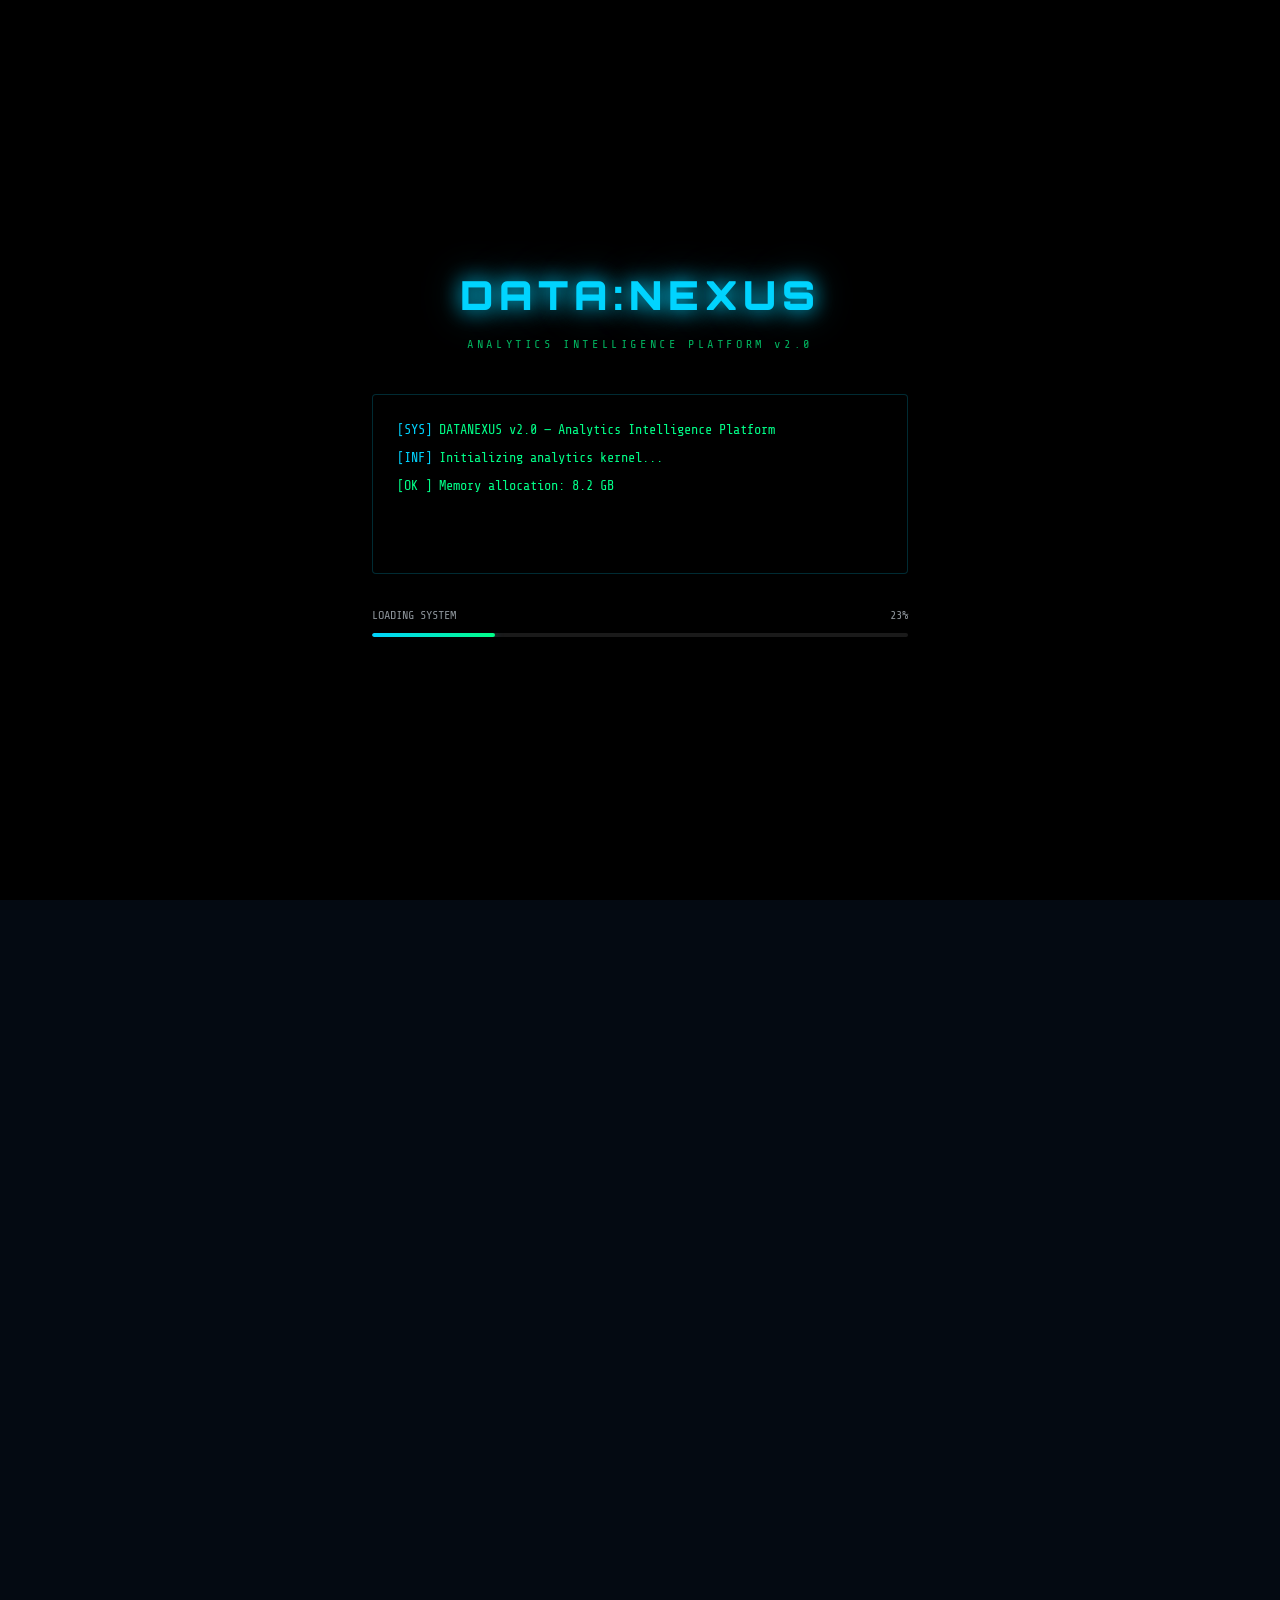
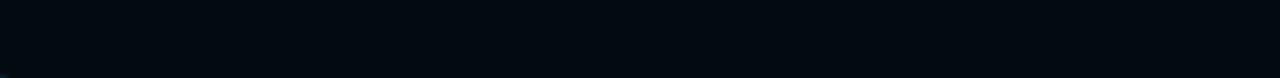
<file: index.html>
<!DOCTYPE html>
<html lang="en">
<head>
  <meta charset="UTF-8">
  <meta name="viewport" content="width=device-width, initial-scale=1.0">
  <title>DataNexus — Sujit Murari | Business Analytics Portfolio</title>
  <meta name="description" content="Sujit Murari — Business Analytics Student. Data Visualization, Tableau, SQL, Python Analytics Dashboard.">
  <link rel="icon" href="./assets/icons/favicon.ico">
  <link rel="preconnect" href="https://fonts.googleapis.com">
  <link rel="preconnect" href="https://fonts.gstatic.com" crossorigin>
  <link href="https://fonts.googleapis.com/css2?family=Orbitron:wght@400;600;700;900&family=Share+Tech+Mono&family=Rajdhani:wght@300;400;500;600;700&display=swap" rel="stylesheet">
  <link rel="stylesheet" href="./assets/css/style.css">
  <style>
    *,*::before,*::after{box-sizing:border-box;margin:0;padding:0}
    body{background:#040a12;color:#e8f4fd;font-family:monospace;overflow-x:hidden}
    #boot-screen{position:fixed;inset:0;background:#000;z-index:9999;display:flex;align-items:center;justify-content:center;flex-direction:column}
    #site-wrapper{opacity:0;transition:opacity 0.8s ease;position:relative;z-index:2}
    #site-wrapper.visible{opacity:1}

    /* ── Section divider (consistent with all pages) ── */
    .dn-divider {
      display: flex;
      align-items: center;
      gap: 1rem;
      margin: 0 0 1.5rem;
    }
    .dn-divider-label {
      font-family: 'Share Tech Mono', monospace;
      font-size: 0.7rem;
      letter-spacing: 0.28em;
      color: var(--cyan);
      white-space: nowrap;
    }
    .dn-divider-line {
      flex: 1;
      height: 1px;
      background: linear-gradient(90deg, rgba(53,224,255,0.35), transparent);
    }

    /* ── KPI cards ── */
    .kpi-grid {
      display: grid;
      grid-template-columns: repeat(auto-fit, minmax(220px, 1fr));
      gap: 1.25rem;
    }
    .kpi-card {
      padding: 1.5rem;
    }
    .kpi-label {
      font-family: 'Share Tech Mono', monospace;
      font-size: 0.65rem;
      letter-spacing: 0.22em;
      color: var(--text-dim);
      text-transform: uppercase;
      margin-bottom: 0.5rem;
    }
    .kpi-value {
      font-family: var(--font-display);
      font-size: 2.2rem;
      font-weight: 900;
      color: var(--cyan);
      line-height: 1;
      margin-bottom: 0.4rem;
    }
    .kpi-value.green  { color: var(--green); }
    .kpi-value.purple { color: #b084ff; }
    .kpi-value.orange { color: var(--orange); font-size: 1.4rem; margin-top: 0.3rem; }
    .kpi-sub {
      font-family: 'Rajdhani', sans-serif;
      font-size: 0.85rem;
      font-weight: 300;
      color: var(--text-secondary);
      margin-bottom: 0.75rem;
    }
    .kpi-sparkline {
      height: 2px;
      border-radius: 999px;
      background: linear-gradient(90deg, var(--cyan), #0af);
      box-shadow: 0 0 6px rgba(53,224,255,0.4);
    }

    /* ── Specialization domain cards ── */
    .domains-grid {
      display: grid;
      grid-template-columns: repeat(auto-fit, minmax(280px, 1fr));
      gap: 1.5rem;
    }
    .domain-card {
      padding: 1.5rem;
    }
    .domain-id {
      font-family: 'Share Tech Mono', monospace;
      font-size: 0.65rem;
      letter-spacing: 0.2em;
      margin-bottom: 0.75rem;
    }
    .domain-title {
      font-family: var(--font-display);
      font-size: 1rem;
      font-weight: 700;
      color: var(--text-primary);
      margin-bottom: 0.5rem;
    }
    .domain-desc {
      font-family: 'Rajdhani', sans-serif;
      font-size: 0.88rem;
      font-weight: 300;
      color: var(--text-secondary);
      line-height: 1.65;
    }
  </style>
</head>
<body>

<!-- BOOT SCREEN -->
<div id="boot-screen">
  <div class="boot-container">
    <div class="boot-logo">DATA:NEXUS</div>
    <div class="boot-sub">ANALYTICS INTELLIGENCE PLATFORM v2.0</div>
    <div class="boot-terminal" id="boot-terminal"></div>
    <div class="boot-progress-wrap">
      <div class="boot-progress-label">
        <span>LOADING SYSTEM</span>
        <span id="boot-progress-pct">0%</span>
      </div>
      <div class="boot-progress-bar">
        <div class="boot-progress-fill" id="boot-progress-fill"></div>
      </div>
    </div>
  </div>
</div>

<div id="site-wrapper">
  <canvas id="matrix-canvas"></canvas>
  <div class="grid-overlay"></div>
  <div class="scan-line"></div>

  <!-- NAV — all 7 links including Analytics Lab -->
  <nav class="nav">
    <a href="./index.html" class="nav-logo">
      <span class="logo-bracket">[</span>DN<span class="logo-bracket">]</span> DATANEXUS
    </a>
    <ul class="nav-links">
      <li><a href="./index.html">Home</a></li>
      <li><a href="./skills.html">Skills</a></li>
      <li><a href="./projects.html">Projects</a></li>
      <li><a href="./lab.html">Analytics Lab</a></li>
      <li><a href="./about.html">About</a></li>
      <li><a href="./connect.html">Connect</a></li>
      <li><a href="./contact.html">Contact</a></li>
    </ul>
    <div class="nav-status"><div class="status-dot"></div><span id="nav-clock">00:00:00</span></div>
    <div class="nav-toggle" id="nav-toggle"><span></span><span></span><span></span></div>
  </nav>
  <div class="nav-mobile" id="nav-mobile">
    <a href="./index.html">◈ Home</a>
    <a href="./skills.html">◈ Skills</a>
    <a href="./projects.html">◈ Projects</a>
    <a href="./lab.html">◈ Analytics Lab</a>
    <a href="./about.html">◈ About</a>
    <a href="./connect.html">◈ Connect</a>
    <a href="./contact.html">◈ Contact</a>
  </div>

  <!-- HERO -->
  <section class="hero page">
    <div class="radar-bg">
      <div class="radar-ring"></div>
      <div class="radar-ring"></div>
      <div class="radar-ring"></div>
      <div class="radar-ring"></div>
    </div>
    <div class="hero-data-stream">
      <div class="stream-row" style="--delay:0s"><span class="stream-key">DATA.IN</span><span class="stream-val">247.3 GB</span></div>
      <div class="stream-row" style="--delay:0.4s"><span class="stream-key">QUERIES</span><span class="stream-val">1,842</span></div>
      <div class="stream-row" style="--delay:0.8s"><span class="stream-key">ACCURACY</span><span class="stream-val">97.4%</span></div>
      <div class="stream-row" style="--delay:1.2s"><span class="stream-key">LATENCY</span><span class="stream-val">12ms</span></div>
      <div class="stream-row" style="--delay:1.6s"><span class="stream-key">NODES</span><span class="stream-val">16</span></div>
      <div class="stream-row" style="--delay:2.0s"><span class="stream-key">UPTIME</span><span class="stream-val">99.98%</span></div>
      <div class="stream-row" style="--delay:2.4s"><span class="stream-key">MODELS</span><span class="stream-val">4 ACTIVE</span></div>
      <div class="stream-row" style="--delay:2.8s"><span class="stream-key">ALERTS</span><span class="stream-val">NONE</span></div>
    </div>

    <div class="hero-eyebrow">ANALYST PROFILE LOADED</div>
    <h1 class="hero-name glitch" data-glitch="SUJIT MURARI">SUJIT MURARI</h1>
    <div class="hero-role">BUSINESS ANALYTICS STUDENT</div>
    <p class="hero-tagline">
      Transforming business data into <span>strategic insights</span>.<br>
      Building intelligence dashboards that drive decisions.
    </p>
    <div class="hero-tools">
      <span class="tool-badge">◈ Tableau</span>
      <span class="tool-badge">◈ Excel</span>
      <span class="tool-badge">◈ SQL</span>
      <span class="tool-badge">◈ Python</span>
      <span class="tool-badge">◈ Pandas</span>
      <span class="tool-badge">◈ Power BI</span>
      <span class="tool-badge">◈ Statistics</span>
    </div>
    <div class="hero-cta">
      <a href="./projects.html" class="btn btn-primary">▸ View Projects</a>
      <a href="./skills.html" class="btn btn-secondary">▸ View Skills</a>
      <a href="./contact.html" class="btn btn-ghost">▸ Contact</a>
    </div>
    <div style="margin-top: 3rem; font-family: var(--font-mono); font-size: 0.7rem; color: var(--text-dim); display: flex; align-items: center; gap: 0.75rem;">
      <span style="color: var(--green);">SYS://</span>
      <span id="terminal-ticker">&gt; DATANEXUS ONLINE</span>
    </div>
  </section>

  <!-- KPI DASHBOARD -->
  <section class="kpi-section">
    <div class="dn-divider fade-in">
      <span class="dn-divider-label">◈ 01 · ANALYTICS METRICS</span>
      <div class="dn-divider-line"></div>
    </div>
    <div class="kpi-grid">
      <div class="glow-card bracket-card kpi-card fade-in stagger-1">
        <div class="kpi-label">Projects Completed</div>
        <div class="kpi-value" data-target="4" data-suffix="">0</div>
        <div class="kpi-sub">Dashboard &amp; Analytics Projects</div>
        <div class="kpi-sparkline"></div>
      </div>
      <div class="glow-card bracket-card kpi-card fade-in stagger-2">
        <div class="kpi-label">Tools Mastered</div>
        <div class="kpi-value green" data-target="7" data-suffix="+">0</div>
        <div class="kpi-sub">Tableau, SQL, Python, Excel &amp; more</div>
        <div class="kpi-sparkline" style="background:linear-gradient(90deg,var(--green),#00cc66);box-shadow:0 0 6px var(--green-glow);"></div>
      </div>
      <div class="glow-card bracket-card kpi-card fade-in stagger-3">
        <div class="kpi-label">Skills Tracked</div>
        <div class="kpi-value purple" data-target="12" data-suffix="">0</div>
        <div class="kpi-sub">Technical &amp; Analytical Competencies</div>
        <div class="kpi-sparkline" style="background:linear-gradient(90deg,#7b2fff,#b084ff);box-shadow:0 0 6px rgba(123,47,255,0.4);"></div>
      </div>
      <div class="glow-card bracket-card kpi-card fade-in stagger-4">
        <div class="kpi-label">Internship Status</div>
        <div class="kpi-value orange">SEEKING</div>
        <div class="kpi-sub">Open to Analytics Opportunities</div>
        <div class="kpi-sparkline" style="background:linear-gradient(90deg,var(--orange),#ffaa00);box-shadow:0 0 6px rgba(255,107,53,0.4);"></div>
      </div>
    </div>
  </section>

  <!-- SPECIALIZATION DOMAINS -->
  <section class="page-section" style="padding-top: 0;">
    <div class="dn-divider fade-in">
      <span class="dn-divider-label">◈ 02 · SPECIALIZATION DOMAINS</span>
      <div class="dn-divider-line"></div>
    </div>
    <div class="domains-grid">
      <div class="glow-card bracket-card domain-card fade-in stagger-1">
        <div class="domain-id" style="color:var(--cyan);">DOMAIN_01</div>
        <div class="domain-title">Data Visualization</div>
        <div class="domain-desc">Building executive-grade Tableau dashboards with KPI cards, dual-axis charts, and interactive filters that communicate business insights clearly.</div>
      </div>
      <div class="glow-card bracket-card domain-card fade-in stagger-2">
        <div class="domain-id" style="color:var(--green);">DOMAIN_02</div>
        <div class="domain-title">Statistical Analytics</div>
        <div class="domain-desc">Applying regression, correlation analysis, hypothesis testing, and distribution modeling to derive statistically sound business recommendations.</div>
      </div>
      <div class="glow-card bracket-card domain-card fade-in stagger-3">
        <div class="domain-id" style="color:#b084ff;">DOMAIN_03</div>
        <div class="domain-title">Business Intelligence</div>
        <div class="domain-desc">Translating raw operational data into pricing, revenue, and customer segmentation insights aligned with strategic business objectives.</div>
      </div>
    </div>
  </section>

  <footer class="footer">
    <div class="footer-left"><span>[DN]</span> DATANEXUS v2.0 — <span>SUJIT MURARI</span> — Business Analytics Portfolio</div>
    <div class="footer-right">DEV BHOOMI UTTARAKHAND UNIVERSITY · SEM IV · 2025</div>
  </footer>
</div>

<script src="./assets/js/loader.js"></script>
<script src="./assets/js/script.js"></script>
</body>
</html>
</file>
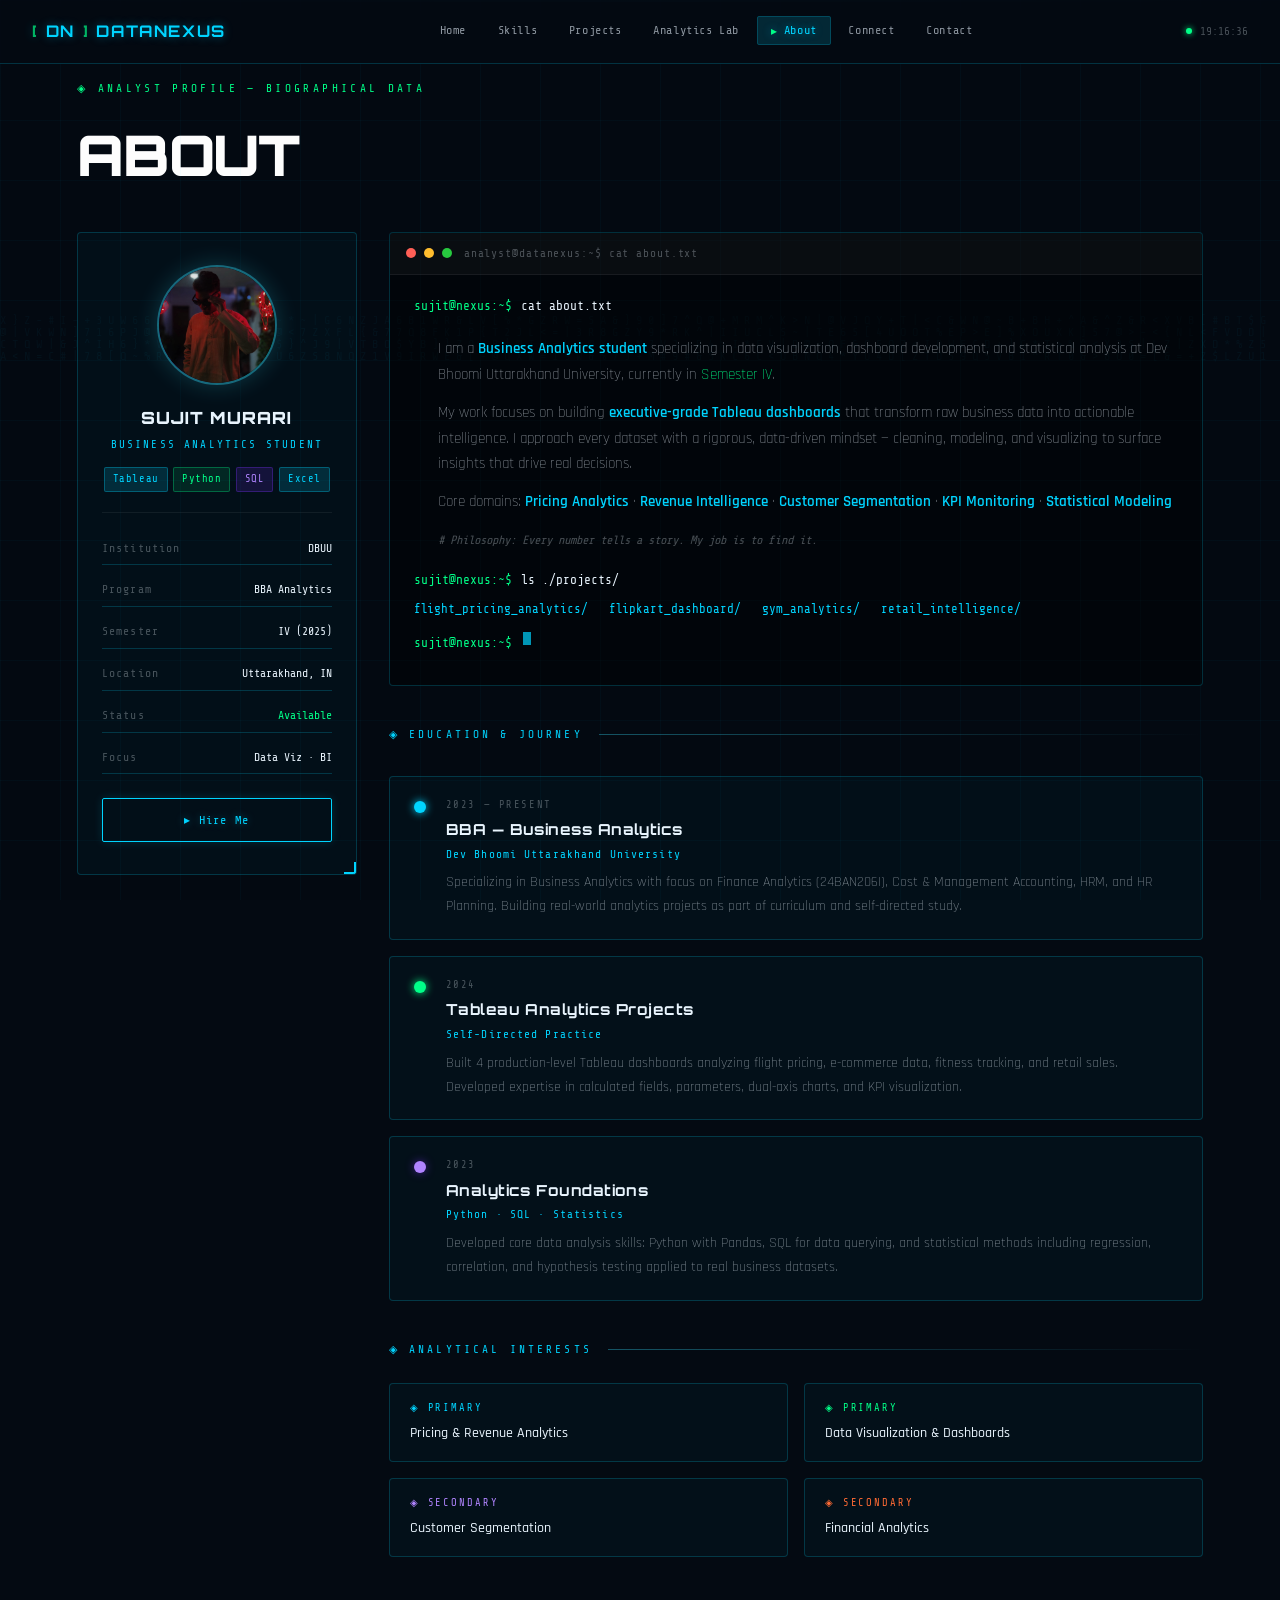
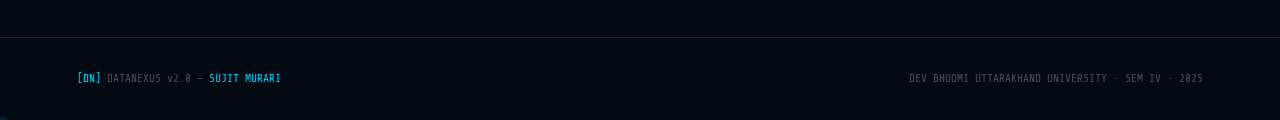
<file: about.html>
<!DOCTYPE html>
<html lang="en">
<head>
  <meta charset="UTF-8">
  <meta name="viewport" content="width=device-width, initial-scale=1.0">
  <title>About — DataNexus | Sujit Murari</title>
  <link rel="icon" href="./assets/icons/favicon.ico">
  <link rel="preconnect" href="https://fonts.googleapis.com">
  <link rel="preconnect" href="https://fonts.gstatic.com" crossorigin>
  <link href="https://fonts.googleapis.com/css2?family=Orbitron:wght@400;600;700;900&family=Share+Tech+Mono&family=Rajdhani:wght@300;400;500;600;700&display=swap" rel="stylesheet">
  <link rel="stylesheet" href="./assets/css/style.css">
  <style>
    *,*::before,*::after{box-sizing:border-box;margin:0;padding:0}
    body{background:#040a12;color:#e8f4fd;font-family:monospace;overflow-x:hidden}
    #boot-screen{position:fixed;inset:0;background:#000;z-index:9999;display:flex;align-items:center;justify-content:center;flex-direction:column}
    #site-wrapper{opacity:0;transition:opacity 0.8s ease;position:relative;z-index:2}
    #site-wrapper.visible{opacity:1}

    /* ── Page header ── */
    .page-eyebrow {
      font-family: 'Share Tech Mono', monospace;
      font-size: 0.7rem;
      color: var(--green);
      letter-spacing: 0.3em;
      margin-bottom: 0.75rem;
    }
    .page-heading {
      font-family: var(--font-display);
      font-size: clamp(2rem, 5vw, 3.5rem);
      font-weight: 900;
      letter-spacing: -0.02em;
      background: linear-gradient(135deg, #fff 30%, var(--cyan) 100%);
      -webkit-background-clip: text;
      -webkit-text-fill-color: transparent;
      background-clip: text;
      margin-bottom: 0.5rem;
    }
    .page-sub {
      font-family: var(--font-body);
      color: var(--text-secondary);
      font-size: 1rem;
      font-weight: 300;
      max-width: 540px;
    }

    /* ── Section divider (matches lab.html pattern) ── */
    .dn-divider {
      display: flex;
      align-items: center;
      gap: 1rem;
      margin: 2.5rem 0 1.5rem;
    }
    .dn-divider-label {
      font-family: 'Share Tech Mono', monospace;
      font-size: 0.7rem;
      letter-spacing: 0.28em;
      color: var(--cyan);
      white-space: nowrap;
    }
    .dn-divider-line {
      flex: 1;
      height: 1px;
      background: linear-gradient(90deg, rgba(53,224,255,0.35), transparent);
    }

    /* ── About layout ── */
    .about-layout {
      display: grid;
      grid-template-columns: 1fr;
      gap: 2rem;
    }
    @media (min-width: 860px) {
      .about-layout { grid-template-columns: 280px 1fr; }
    }

    /* ── Profile panel ── */
    .profile-panel {
      text-align: center;
      padding: 2rem 1.5rem;
    }
    .profile-img-wrap {
      width: 120px;
      height: 120px;
      border-radius: 50%;
      border: 2px solid rgba(53,224,255,0.4);
      box-shadow: 0 0 24px rgba(53,224,255,0.2);
      overflow: hidden;
      margin: 0 auto 1.25rem;
      background: rgba(53,224,255,0.05);
    }
    .profile-img {
      width: 100%;
      height: 100%;
      object-fit: cover;
    }
    .profile-name {
      font-family: var(--font-display);
      font-size: 1.05rem;
      font-weight: 900;
      letter-spacing: 0.06em;
      color: var(--text-primary);
      margin-bottom: 0.3rem;
    }
    .profile-role {
      font-family: 'Share Tech Mono', monospace;
      font-size: 0.68rem;
      color: var(--cyan);
      letter-spacing: 0.2em;
      margin-bottom: 0.85rem;
    }
    .profile-tag-row {
      display: flex;
      flex-wrap: wrap;
      gap: 0.35rem;
      justify-content: center;
      margin: 0.75rem 0;
    }
    .profile-stats {
      margin-top: 1.25rem;
      border-top: 1px solid rgba(255,255,255,0.06);
      padding-top: 1.25rem;
      display: flex;
      flex-direction: column;
      gap: 0.6rem;
      text-align: left;
    }
    .profile-stat {
      display: flex;
      justify-content: space-between;
      align-items: baseline;
      gap: 0.5rem;
      font-family: 'Share Tech Mono', monospace;
      font-size: 0.72rem;
    }
    .profile-stat .key { color: var(--text-dim); letter-spacing: 0.1em; }
    .profile-stat .val { color: var(--text-primary); text-align: right; }
    .profile-stat .val.available { color: var(--green); }
    .profile-hire {
      margin-top: 1.5rem;
    }
    .profile-hire .btn {
      width: 100%;
      justify-content: center;
      font-size: 0.75rem;
    }

    /* ── Terminal bio ── */
    .terminal-bio {
      padding: 0;
      overflow: hidden;
    }
    .terminal-titlebar {
      display: flex;
      align-items: center;
      gap: 0.5rem;
      padding: 0.75rem 1rem;
      background: rgba(255,255,255,0.03);
      border-bottom: 1px solid rgba(255,255,255,0.06);
    }
    .t-dot {
      width: 10px; height: 10px;
      border-radius: 50%;
    }
    .t-dot.red    { background: #ff5f56; }
    .t-dot.yellow { background: #ffbd2e; }
    .t-dot.green  { background: #27c93f; }
    .terminal-title {
      font-family: 'Share Tech Mono', monospace;
      font-size: 0.7rem;
      color: var(--text-dim);
      letter-spacing: 0.08em;
      margin-left: 0.25rem;
    }
    .terminal-body {
      padding: 1.25rem 1.5rem 1.5rem;
    }
    .t-line {
      display: flex;
      gap: 0.6rem;
      font-family: 'Share Tech Mono', monospace;
      font-size: 0.8rem;
      margin-bottom: 0.35rem;
    }
    .t-prompt { color: var(--green); }
    .t-cmd    { color: var(--text-primary); }
    .t-output {
      font-family: 'Rajdhani', sans-serif;
      font-size: 0.95rem;
      font-weight: 300;
      color: var(--text-secondary);
      line-height: 1.7;
    }
    .t-highlight { color: var(--cyan); font-weight: 600; }
    .t-value     { color: var(--green); }
    .t-comment   { font-family: 'Share Tech Mono', monospace; font-size: 0.75rem; color: var(--text-dim); font-style: italic; }
    .t-files     { color: var(--cyan); font-family: 'Share Tech Mono', monospace; font-size: 0.78rem; }
    .t-gap       { height: 0.75rem; }
    .cursor {
      display: inline-block;
      width: 8px; height: 1em;
      background: var(--cyan);
      opacity: 0.7;
      animation: blink 1s step-end infinite;
      vertical-align: middle;
    }
    @keyframes blink { 0%,100%{opacity:0.7} 50%{opacity:0} }

    /* ── Timeline ── */
    .timeline {
      display: flex;
      flex-direction: column;
      gap: 1rem;
    }
    .timeline-item {
      display: grid;
      grid-template-columns: 12px 1fr;
      gap: 1.25rem;
      align-items: start;
      padding: 1.25rem 1.5rem;
    }
    .timeline-dot {
      width: 12px; height: 12px;
      border-radius: 50%;
      background: var(--cyan);
      box-shadow: 0 0 8px var(--cyan);
      margin-top: 4px;
      flex-shrink: 0;
    }
    .timeline-date {
      font-family: 'Share Tech Mono', monospace;
      font-size: 0.65rem;
      color: var(--text-dim);
      letter-spacing: 0.15em;
      margin-bottom: 0.3rem;
    }
    .timeline-title {
      font-family: var(--font-display);
      font-size: 0.95rem;
      font-weight: 700;
      color: var(--text-primary);
      margin-bottom: 0.2rem;
    }
    .timeline-sub {
      font-family: 'Share Tech Mono', monospace;
      font-size: 0.7rem;
      color: var(--cyan);
      letter-spacing: 0.1em;
      margin-bottom: 0.5rem;
    }
    .timeline-desc {
      font-family: 'Rajdhani', sans-serif;
      font-size: 0.9rem;
      font-weight: 300;
      color: var(--text-secondary);
      line-height: 1.65;
    }

    /* ── Interests grid ── */
    .interests-grid {
      display: grid;
      grid-template-columns: 1fr 1fr;
      gap: 1rem;
    }
    .interest-card {
      padding: 1rem 1.25rem;
    }
    .interest-tag {
      font-family: 'Share Tech Mono', monospace;
      font-size: 0.65rem;
      letter-spacing: 0.18em;
      margin-bottom: 0.35rem;
    }
    .interest-label {
      font-family: 'Rajdhani', sans-serif;
      font-size: 0.9rem;
      font-weight: 500;
      color: var(--text-primary);
    }
  </style>
</head>
<body>

<div id="site-wrapper">
  <canvas id="matrix-canvas"></canvas>
  <div class="grid-overlay"></div>
  <div class="scan-line"></div>

  <nav class="nav">
    <a href="./index.html" class="nav-logo">
      <span class="logo-bracket">[</span>DN<span class="logo-bracket">]</span> DATANEXUS
    </a>
    <ul class="nav-links">
      <li><a href="./index.html">Home</a></li>
      <li><a href="./skills.html">Skills</a></li>
      <li><a href="./projects.html">Projects</a></li>
      <li><a href="./lab.html">Analytics Lab</a></li>
      <li><a href="./about.html">About</a></li>
      <li><a href="./connect.html">Connect</a></li>
      <li><a href="./contact.html">Contact</a></li>
    </ul>
    <div class="nav-status"><div class="status-dot"></div><span id="nav-clock">00:00:00</span></div>
    <div class="nav-toggle" id="nav-toggle"><span></span><span></span><span></span></div>
  </nav>
  <div class="nav-mobile" id="nav-mobile">
    <a href="./index.html">◈ Home</a><a href="./skills.html">◈ Skills</a>
    <a href="./projects.html">◈ Projects</a><a href="./lab.html">◈ Analytics Lab</a>
    <a href="./about.html">◈ About</a><a href="./connect.html">◈ Connect</a><a href="./contact.html">◈ Contact</a>
  </div>

  <main class="page page-section">

    <!-- Page Header -->
    <div style="margin-bottom: 2rem;">
      <div class="page-eyebrow">◈ ANALYST PROFILE — BIOGRAPHICAL DATA</div>
      <h1 class="page-heading">ABOUT</h1>
    </div>

    <div class="about-layout">

      <!-- Left: Profile Panel -->
      <div class="glow-card bracket-card profile-panel fade-in">
        <div class="profile-img-wrap">
          <img src="./assets/images/profile.png" alt="Sujit Murari" class="profile-img">
        </div>
        <div class="profile-name">SUJIT MURARI</div>
        <div class="profile-role">BUSINESS ANALYTICS STUDENT</div>
        <div class="profile-tag-row">
          <span class="tag tag-cyan">Tableau</span>
          <span class="tag tag-green">Python</span>
          <span class="tag tag-purple">SQL</span>
          <span class="tag tag-cyan">Excel</span>
        </div>
        <div class="profile-stats">
          <div class="profile-stat"><span class="key">Institution</span><span class="val">DBUU</span></div>
          <div class="profile-stat"><span class="key">Program</span><span class="val">BBA Analytics</span></div>
          <div class="profile-stat"><span class="key">Semester</span><span class="val">IV (2025)</span></div>
          <div class="profile-stat"><span class="key">Location</span><span class="val">Uttarakhand, IN</span></div>
          <div class="profile-stat"><span class="key">Status</span><span class="val available">Available</span></div>
          <div class="profile-stat"><span class="key">Focus</span><span class="val">Data Viz · BI</span></div>
        </div>
        <div class="profile-hire">
          <a href="./contact.html" class="btn btn-primary">▸ Hire Me</a>
        </div>
      </div>

      <!-- Right col -->
      <div>

        <!-- Terminal Bio -->
        <div class="terminal-bio glow-card fade-in stagger-1">
          <div class="terminal-titlebar">
            <div class="t-dot red"></div>
            <div class="t-dot yellow"></div>
            <div class="t-dot green"></div>
            <div class="terminal-title">analyst@datanexus:~$ cat about.txt</div>
          </div>
          <div class="terminal-body">
            <div class="t-line">
              <span class="t-prompt">sujit@nexus:~$</span>
              <span class="t-cmd">cat about.txt</span>
            </div>
            <div class="t-gap"></div>
            <div class="t-output">
              I am a <span class="t-highlight">Business Analytics student</span> specializing in data visualization,
              dashboard development, and statistical analysis at Dev Bhoomi Uttarakhand University,
              currently in <span class="t-value">Semester IV</span>.
            </div>
            <div class="t-gap"></div>
            <div class="t-output">
              My work focuses on building <span class="t-highlight">executive-grade Tableau dashboards</span> that
              transform raw business data into actionable intelligence. I approach every dataset
              with a rigorous, data-driven mindset — cleaning, modeling, and visualizing to
              surface insights that drive real decisions.
            </div>
            <div class="t-gap"></div>
            <div class="t-output">
              Core domains: <span class="t-highlight">Pricing Analytics</span> · <span class="t-highlight">Revenue Intelligence</span> ·
              <span class="t-highlight">Customer Segmentation</span> · <span class="t-highlight">KPI Monitoring</span> ·
              <span class="t-highlight">Statistical Modeling</span>
            </div>
            <div class="t-gap"></div>
            <div class="t-output">
              <span class="t-comment"># Philosophy: Every number tells a story. My job is to find it.</span>
            </div>
            <div style="height:1rem;"></div>
            <div class="t-line">
              <span class="t-prompt">sujit@nexus:~$</span>
              <span class="t-cmd">ls ./projects/</span>
            </div>
            <div class="t-files">
              flight_pricing_analytics/&nbsp;&nbsp; flipkart_dashboard/&nbsp;&nbsp; gym_analytics/&nbsp;&nbsp; retail_intelligence/
            </div>
            <div class="t-gap"></div>
            <div class="t-line">
              <span class="t-prompt">sujit@nexus:~$</span>
              <span class="cursor"></span>
            </div>
          </div>
        </div>

        <!-- Education Timeline -->
        <div class="dn-divider">
          <span class="dn-divider-label">◈ EDUCATION &amp; JOURNEY</span>
          <div class="dn-divider-line"></div>
        </div>

        <div class="timeline">
          <div class="glow-card timeline-item fade-in stagger-1">
            <div class="timeline-dot"></div>
            <div>
              <div class="timeline-date">2023 — PRESENT</div>
              <div class="timeline-title">BBA — Business Analytics</div>
              <div class="timeline-sub">Dev Bhoomi Uttarakhand University</div>
              <div class="timeline-desc">Specializing in Business Analytics with focus on Finance Analytics (24BAN206I), Cost &amp; Management Accounting, HRM, and HR Planning. Building real-world analytics projects as part of curriculum and self-directed study.</div>
            </div>
          </div>
          <div class="glow-card timeline-item fade-in stagger-2">
            <div class="timeline-dot" style="background:var(--green);box-shadow:0 0 8px var(--green);"></div>
            <div>
              <div class="timeline-date">2024</div>
              <div class="timeline-title">Tableau Analytics Projects</div>
              <div class="timeline-sub">Self-Directed Practice</div>
              <div class="timeline-desc">Built 4 production-level Tableau dashboards analyzing flight pricing, e-commerce data, fitness tracking, and retail sales. Developed expertise in calculated fields, parameters, dual-axis charts, and KPI visualization.</div>
            </div>
          </div>
          <div class="glow-card timeline-item fade-in stagger-3">
            <div class="timeline-dot" style="background:#b084ff;box-shadow:0 0 8px rgba(123,47,255,0.5);"></div>
            <div>
              <div class="timeline-date">2023</div>
              <div class="timeline-title">Analytics Foundations</div>
              <div class="timeline-sub">Python · SQL · Statistics</div>
              <div class="timeline-desc">Developed core data analysis skills: Python with Pandas, SQL for data querying, and statistical methods including regression, correlation, and hypothesis testing applied to real business datasets.</div>
            </div>
          </div>
        </div>

        <!-- Interests -->
        <div class="dn-divider">
          <span class="dn-divider-label">◈ ANALYTICAL INTERESTS</span>
          <div class="dn-divider-line"></div>
        </div>

        <div class="interests-grid">
          <div class="glow-card interest-card fade-in stagger-1">
            <div class="interest-tag" style="color:var(--cyan);">◈ PRIMARY</div>
            <div class="interest-label">Pricing &amp; Revenue Analytics</div>
          </div>
          <div class="glow-card interest-card fade-in stagger-2">
            <div class="interest-tag" style="color:var(--green);">◈ PRIMARY</div>
            <div class="interest-label">Data Visualization &amp; Dashboards</div>
          </div>
          <div class="glow-card interest-card fade-in stagger-3">
            <div class="interest-tag" style="color:#b084ff;">◈ SECONDARY</div>
            <div class="interest-label">Customer Segmentation</div>
          </div>
          <div class="glow-card interest-card fade-in stagger-4">
            <div class="interest-tag" style="color:var(--orange);">◈ SECONDARY</div>
            <div class="interest-label">Financial Analytics</div>
          </div>
        </div>

      </div><!-- end right col -->
    </div>

  </main>

  <footer class="footer">
    <div class="footer-left"><span>[DN]</span> DATANEXUS v2.0 — <span>SUJIT MURARI</span></div>
    <div class="footer-right">DEV BHOOMI UTTARAKHAND UNIVERSITY · SEM IV · 2025</div>
  </footer>
</div>

<script src="./assets/js/loader.js"></script>
<script src="./assets/js/script.js"></script>
</body>
</html>
</file>
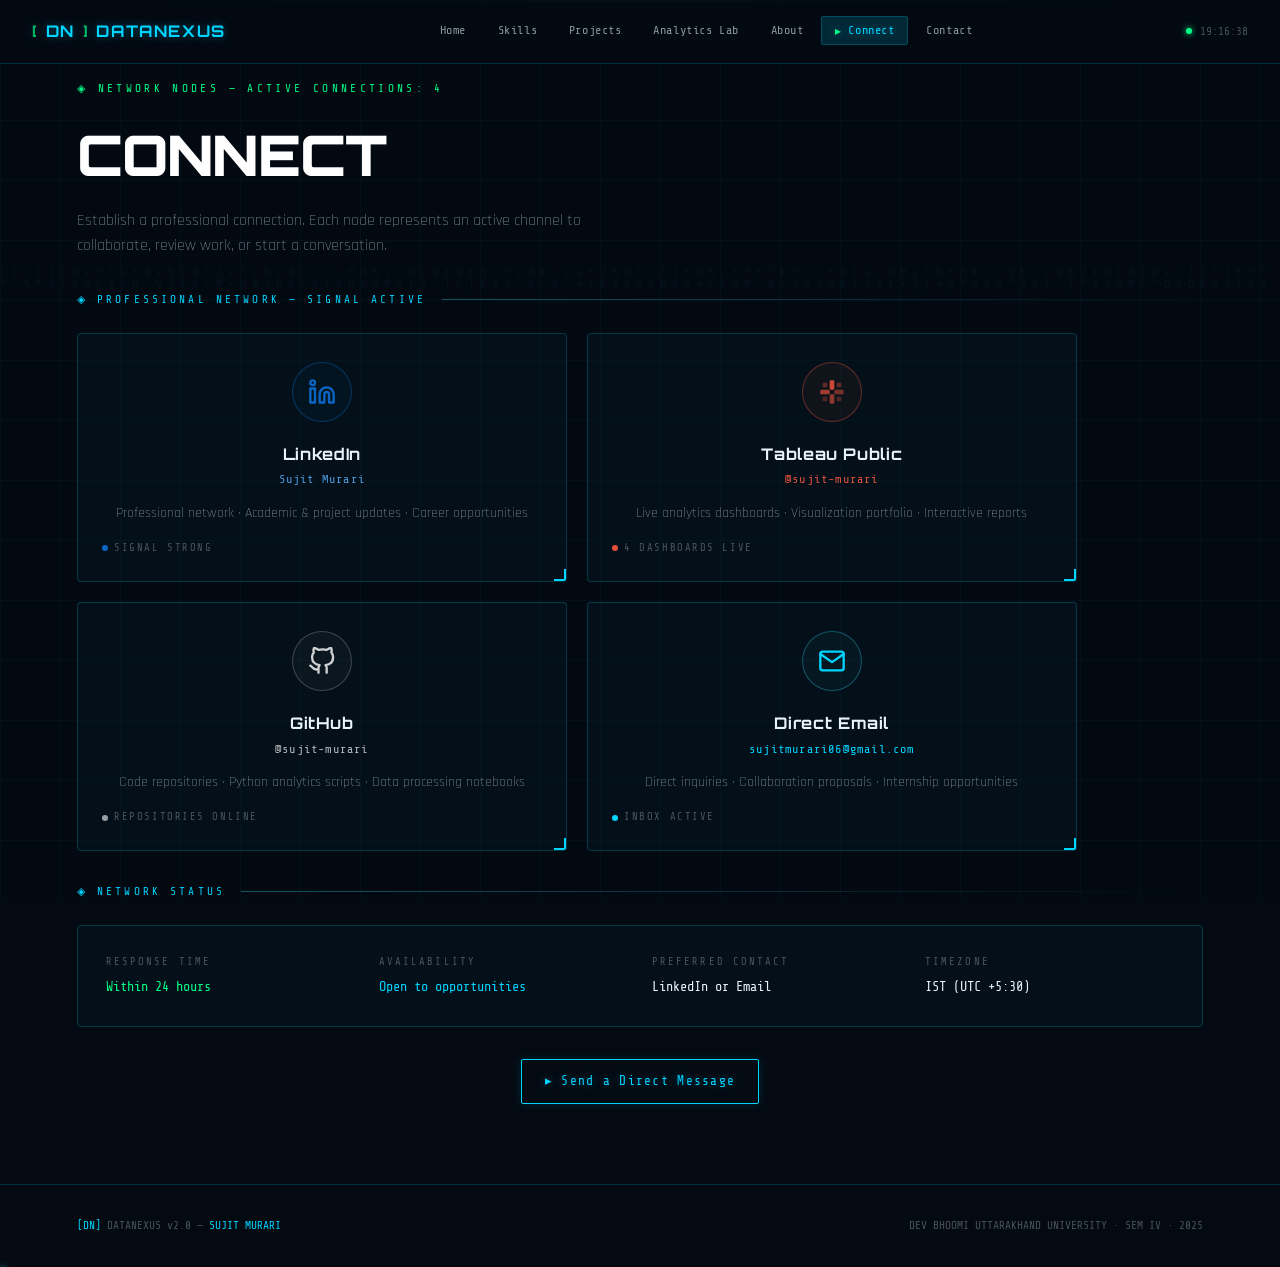
<file: connect.html>
<!DOCTYPE html>
<html lang="en">
<head>
  <meta charset="UTF-8">
  <meta name="viewport" content="width=device-width, initial-scale=1.0">
  <title>Connect — DataNexus | Sujit Murari</title>
  <link rel="icon" href="./assets/icons/favicon.ico">
  <link rel="preconnect" href="https://fonts.googleapis.com">
  <link rel="preconnect" href="https://fonts.gstatic.com" crossorigin>
  <link href="https://fonts.googleapis.com/css2?family=Orbitron:wght@400;600;700;900&family=Share+Tech+Mono&family=Rajdhani:wght@300;400;500;600;700&display=swap" rel="stylesheet">
  <link rel="stylesheet" href="./assets/css/style.css">
  <style>
    *,*::before,*::after{box-sizing:border-box;margin:0;padding:0}
    body{background:#040a12;color:#e8f4fd;font-family:monospace;overflow-x:hidden}
    #boot-screen{position:fixed;inset:0;background:#000;z-index:9999;display:flex;align-items:center;justify-content:center;flex-direction:column}
    #site-wrapper{opacity:0;transition:opacity 0.8s ease;position:relative;z-index:2}
    #site-wrapper.visible{opacity:1}
    @keyframes force-visible { to { opacity:1; } }
    #site-wrapper { animation: force-visible 0s 2s forwards; }

    /* ── Page header ── */
    .page-eyebrow {
      font-family: 'Share Tech Mono', monospace;
      font-size: 0.7rem;
      color: var(--green);
      letter-spacing: 0.3em;
      margin-bottom: 0.75rem;
    }
    .page-heading {
      font-family: var(--font-display);
      font-size: clamp(2rem, 5vw, 3.5rem);
      font-weight: 900;
      letter-spacing: -0.02em;
      background: linear-gradient(135deg, #fff 30%, var(--cyan) 100%);
      -webkit-background-clip: text;
      -webkit-text-fill-color: transparent;
      background-clip: text;
      margin-bottom: 0.5rem;
    }
    .page-sub {
      font-family: var(--font-body);
      color: var(--text-secondary);
      font-size: 1rem;
      font-weight: 300;
      max-width: 540px;
    }

    /* ── Section divider ── */
    .dn-divider {
      display: flex;
      align-items: center;
      gap: 1rem;
      margin: 2rem 0 1.5rem;
    }
    .dn-divider-label {
      font-family: 'Share Tech Mono', monospace;
      font-size: 0.7rem;
      letter-spacing: 0.28em;
      color: var(--cyan);
      white-space: nowrap;
    }
    .dn-divider-line {
      flex: 1;
      height: 1px;
      background: linear-gradient(90deg, rgba(53,224,255,0.35), transparent);
    }

    /* ── FIX: Force 2x2 grid — no orphan card ── */
    .connect-grid {
      display: grid;
      grid-template-columns: repeat(2, 1fr);
      gap: 1.25rem;
      position: relative;
      z-index: 1;
    }
    @media (max-width: 580px) {
      .connect-grid { grid-template-columns: 1fr; }
    }

    /* ── Connect node card ── */
    .connect-node {
      display: flex;
      flex-direction: column;
      padding: 1.75rem 1.5rem 1.5rem;
      text-decoration: none;
      transition: transform 0.2s ease, box-shadow 0.2s ease;
    }
    .connect-node:hover { transform: translateY(-3px); }

    .connect-icon {
      width: 60px; height: 60px;
      border-radius: 50%;
      border: 1px solid rgba(53,224,255,0.2);
      background: rgba(53,224,255,0.04);
      display: flex;
      align-items: center;
      justify-content: center;
      margin-bottom: 1.25rem;
      position: relative;
      transition: border-color 0.2s, box-shadow 0.2s;
    }
    .connect-icon::before {
      content: '';
      position: absolute;
      inset: -6px;
      border-radius: 50%;
      border: 1px solid rgba(53,224,255,0.2);
      animation: ping 2s ease-out infinite;
    }
    @keyframes ping {
      0%   { transform: scale(1);   opacity: 0.5; }
      100% { transform: scale(1.4); opacity: 0;   }
    }

    .connect-platform {
      font-family: var(--font-display);
      font-size: 1rem;
      font-weight: 700;
      color: var(--text-primary);
      letter-spacing: 0.04em;
      margin-bottom: 0.2rem;
    }
    .connect-handle {
      font-family: 'Share Tech Mono', monospace;
      font-size: 0.75rem;
      color: var(--cyan);
      letter-spacing: 0.1em;
      margin-bottom: 0.75rem;
    }
    .connect-desc {
      font-family: 'Rajdhani', sans-serif;
      font-size: 0.88rem;
      font-weight: 300;
      color: var(--text-secondary);
      line-height: 1.6;
      flex: 1;
    }
    .connect-signal {
      margin-top: 1rem;
      font-family: 'Share Tech Mono', monospace;
      font-size: 0.65rem;
      color: var(--text-dim);
      letter-spacing: 0.15em;
      display: flex;
      align-items: center;
      gap: 0.4rem;
    }
    .signal-dot {
      width: 6px; height: 6px;
      border-radius: 50%;
      animation: pulse 1.8s ease-in-out infinite;
    }
    @keyframes pulse { 0%,100%{opacity:1} 50%{opacity:0.3} }

    /* Node color variants */
    .node-linkedin .connect-icon { border-color: rgba(10,102,194,0.4); background: rgba(10,102,194,0.05); }
    .node-linkedin:hover .connect-icon { border-color: #0a66c2; box-shadow: 0 0 20px rgba(10,102,194,0.4); }
    .node-linkedin .connect-icon::before { border-color: rgba(10,102,194,0.3); }
    .node-linkedin .connect-handle { color: #4d9adb; }
    .node-linkedin .signal-dot { background: #0a66c2; }

    .node-tableau .connect-icon { border-color: rgba(226,80,59,0.4); background: rgba(226,80,59,0.05); }
    .node-tableau:hover .connect-icon { border-color: #e2503b; box-shadow: 0 0 20px rgba(226,80,59,0.4); }
    .node-tableau .connect-icon::before { border-color: rgba(226,80,59,0.3); }
    .node-tableau .connect-handle { color: #e2503b; }
    .node-tableau .signal-dot { background: #e2503b; }

    .node-github .connect-icon { border-color: rgba(255,255,255,0.2); background: rgba(255,255,255,0.03); }
    .node-github:hover .connect-icon { border-color: rgba(255,255,255,0.7); box-shadow: 0 0 20px rgba(255,255,255,0.2); }
    .node-github .connect-icon::before { border-color: rgba(255,255,255,0.15); }
    .node-github .connect-handle { color: rgba(255,255,255,0.7); }
    .node-github .signal-dot { background: rgba(255,255,255,0.6); }

    .node-email .connect-icon { border-color: rgba(53,224,255,0.3); background: rgba(53,224,255,0.04); }
    .node-email:hover .connect-icon { border-color: var(--cyan); box-shadow: 0 0 20px rgba(53,224,255,0.35); }
    .node-email .connect-icon::before { border-color: rgba(53,224,255,0.25); }
    .node-email .signal-dot { background: var(--cyan); }

    /* ── Network status card ── */
    .network-status-card { padding: 1.75rem; }
    .network-status-grid {
      display: grid;
      grid-template-columns: repeat(auto-fit, minmax(200px, 1fr));
      gap: 1.5rem;
    }
    .ns-item-label {
      font-family: 'Share Tech Mono', monospace;
      font-size: 0.65rem;
      color: var(--text-dim);
      letter-spacing: 0.2em;
      text-transform: uppercase;
      margin-bottom: 0.35rem;
    }
    .ns-item-value {
      font-family: 'Share Tech Mono', monospace;
      font-size: 0.85rem;
    }

    /* ── CTA row ── */
    .connect-cta {
      margin-top: 2rem;
      text-align: center;
    }
  </style>
</head>
<body>

<div id="boot-screen" style="display:none;"></div>

<div id="site-wrapper">
  <canvas id="matrix-canvas"></canvas>
  <div class="grid-overlay"></div>
  <div class="scan-line"></div>

  <nav class="nav">
    <a href="./index.html" class="nav-logo">
      <span class="logo-bracket">[</span>DN<span class="logo-bracket">]</span> DATANEXUS
    </a>
    <ul class="nav-links">
      <li><a href="./index.html">Home</a></li>
      <li><a href="./skills.html">Skills</a></li>
      <li><a href="./projects.html">Projects</a></li>
      <li><a href="./lab.html">Analytics Lab</a></li>
      <li><a href="./about.html">About</a></li>
      <li><a href="./connect.html">Connect</a></li>
      <li><a href="./contact.html">Contact</a></li>
    </ul>
    <div class="nav-status"><div class="status-dot"></div><span id="nav-clock">00:00:00</span></div>
    <div class="nav-toggle" id="nav-toggle"><span></span><span></span><span></span></div>
  </nav>
  <div class="nav-mobile" id="nav-mobile">
    <a href="./index.html">◈ Home</a><a href="./skills.html">◈ Skills</a>
    <a href="./projects.html">◈ Projects</a><a href="./lab.html">◈ Analytics Lab</a>
    <a href="./about.html">◈ About</a><a href="./connect.html">◈ Connect</a><a href="./contact.html">◈ Contact</a>
  </div>

  <main class="page page-section">

    <!-- Page Header -->
    <div style="margin-bottom: 2rem;">
      <div class="page-eyebrow">◈ NETWORK NODES — ACTIVE CONNECTIONS: 4</div>
      <h1 class="page-heading">CONNECT</h1>
      <p class="page-sub">Establish a professional connection. Each node represents an active channel to collaborate, review work, or start a conversation.</p>
    </div>

    <div class="dn-divider">
      <span class="dn-divider-label">◈ PROFESSIONAL NETWORK — SIGNAL ACTIVE</span>
      <div class="dn-divider-line"></div>
    </div>

    <!-- Connection Nodes — clean 2x2 grid -->
    <div class="connect-grid">

      <!-- LinkedIn -->
      <a href="https://www.linkedin.com/in/sujitmurari06/" target="_blank"
         class="glow-card bracket-card connect-node node-linkedin fade-in stagger-1">
        <div class="connect-icon">
          <svg width="28" height="28" viewBox="0 0 24 24" fill="none">
            <path d="M16 8a6 6 0 0 1 6 6v7h-4v-7a2 2 0 0 0-2-2 2 2 0 0 0-2 2v7h-4v-7a6 6 0 0 1 6-6z" stroke="#0a66c2" stroke-width="2" stroke-linecap="round" stroke-linejoin="round"/>
            <rect x="2" y="9" width="4" height="12" stroke="#0a66c2" stroke-width="2" stroke-linecap="round" stroke-linejoin="round"/>
            <circle cx="4" cy="4" r="2" stroke="#0a66c2" stroke-width="2" stroke-linecap="round" stroke-linejoin="round"/>
          </svg>
        </div>
        <div class="connect-platform">LinkedIn</div>
        <div class="connect-handle">Sujit Murari</div>
        <div class="connect-desc">Professional network · Academic &amp; project updates · Career opportunities</div>
        <div class="connect-signal"><span class="signal-dot"></span> SIGNAL STRONG</div>
      </a>

      <!-- Tableau Public -->
      <a href="https://public.tableau.com/app/profile/sujit.murari" target="_blank"
         class="glow-card bracket-card connect-node node-tableau fade-in stagger-2">
        <div class="connect-icon">
          <svg width="28" height="28" viewBox="0 0 24 24" fill="none">
            <rect x="10" y="2" width="4" height="8" rx="1" fill="#e2503b" opacity="0.9"/>
            <rect x="10" y="14" width="4" height="8" rx="1" fill="#e2503b" opacity="0.6"/>
            <rect x="2" y="10" width="8" height="4" rx="1" fill="#e2503b" opacity="0.7"/>
            <rect x="14" y="10" width="8" height="4" rx="1" fill="#e2503b" opacity="0.5"/>
            <rect x="4" y="4" width="4" height="4" rx="1" fill="#e2503b" opacity="0.4"/>
            <rect x="16" y="4" width="4" height="4" rx="1" fill="#e2503b" opacity="0.4"/>
            <rect x="4" y="16" width="4" height="4" rx="1" fill="#e2503b" opacity="0.3"/>
            <rect x="16" y="16" width="4" height="4" rx="1" fill="#e2503b" opacity="0.3"/>
          </svg>
        </div>
        <div class="connect-platform">Tableau Public</div>
        <div class="connect-handle">@sujit-murari</div>
        <div class="connect-desc">Live analytics dashboards · Visualization portfolio · Interactive reports</div>
        <div class="connect-signal"><span class="signal-dot"></span> 4 DASHBOARDS LIVE</div>
      </a>

      <!-- GitHub -->
      <a href="https://github.com/sujit-murari" target="_blank"
         class="glow-card bracket-card connect-node node-github fade-in stagger-3">
        <div class="connect-icon">
          <svg width="28" height="28" viewBox="0 0 24 24" fill="none">
            <path d="M9 19c-5 1.5-5-2.5-7-3m14 6v-3.87a3.37 3.37 0 0 0-.94-2.61c3.14-.35 6.44-1.54 6.44-7A5.44 5.44 0 0 0 20 4.77 5.07 5.07 0 0 0 19.91 1S18.73.65 16 2.48a13.38 13.38 0 0 0-7 0C6.27.65 5.09 1 5.09 1A5.07 5.07 0 0 0 5 4.77a5.44 5.44 0 0 0-1.5 3.78c0 5.42 3.3 6.61 6.44 7A3.37 3.37 0 0 0 9 18.13V22" stroke="rgba(255,255,255,0.8)" stroke-width="2" stroke-linecap="round" stroke-linejoin="round"/>
          </svg>
        </div>
        <div class="connect-platform">GitHub</div>
        <div class="connect-handle">@sujit-murari</div>
        <div class="connect-desc">Code repositories · Python analytics scripts · Data processing notebooks</div>
        <div class="connect-signal"><span class="signal-dot"></span> REPOSITORIES ONLINE</div>
      </a>

      <!-- Email — FIXED address -->
      <a href="mailto:sujitmurari06@gmail.com"
         class="glow-card bracket-card connect-node node-email fade-in stagger-4">
        <div class="connect-icon">
          <svg width="28" height="28" viewBox="0 0 24 24" fill="none">
            <path d="M4 4h16c1.1 0 2 .9 2 2v12c0 1.1-.9 2-2 2H4c-1.1 0-2-.9-2-2V6c0-1.1.9-2 2-2z" stroke="var(--cyan)" stroke-width="2" stroke-linecap="round" stroke-linejoin="round"/>
            <polyline points="22,6 12,13 2,6" stroke="var(--cyan)" stroke-width="2" stroke-linecap="round" stroke-linejoin="round"/>
          </svg>
        </div>
        <div class="connect-platform">Direct Email</div>
        <div class="connect-handle">sujitmurari06@gmail.com</div>
        <div class="connect-desc">Direct inquiries · Collaboration proposals · Internship opportunities</div>
        <div class="connect-signal"><span class="signal-dot"></span> INBOX ACTIVE</div>
      </a>

    </div>

    <!-- Network Status -->
    <div class="dn-divider">
      <span class="dn-divider-label">◈ NETWORK STATUS</span>
      <div class="dn-divider-line"></div>
    </div>

    <div class="glow-card network-status-card fade-in">
      <div class="network-status-grid">
        <div>
          <div class="ns-item-label">Response Time</div>
          <div class="ns-item-value" style="color:var(--green);">Within 24 hours</div>
        </div>
        <div>
          <div class="ns-item-label">Availability</div>
          <div class="ns-item-value" style="color:var(--cyan);">Open to opportunities</div>
        </div>
        <div>
          <div class="ns-item-label">Preferred Contact</div>
          <div class="ns-item-value" style="color:var(--text-primary);">LinkedIn or Email</div>
        </div>
        <div>
          <div class="ns-item-label">Timezone</div>
          <div class="ns-item-value" style="color:var(--text-primary);">IST (UTC +5:30)</div>
        </div>
      </div>
    </div>

    <div class="connect-cta">
      <a href="./contact.html" class="btn btn-primary">▸ Send a Direct Message</a>
    </div>

  </main>

  <footer class="footer">
    <div class="footer-left"><span>[DN]</span> DATANEXUS v2.0 — <span>SUJIT MURARI</span></div>
    <div class="footer-right">DEV BHOOMI UTTARAKHAND UNIVERSITY · SEM IV · 2025</div>
  </footer>
</div>

<script src="./assets/js/loader.js"></script>
<script src="./assets/js/script.js"></script>
</body>
</html>
</file>
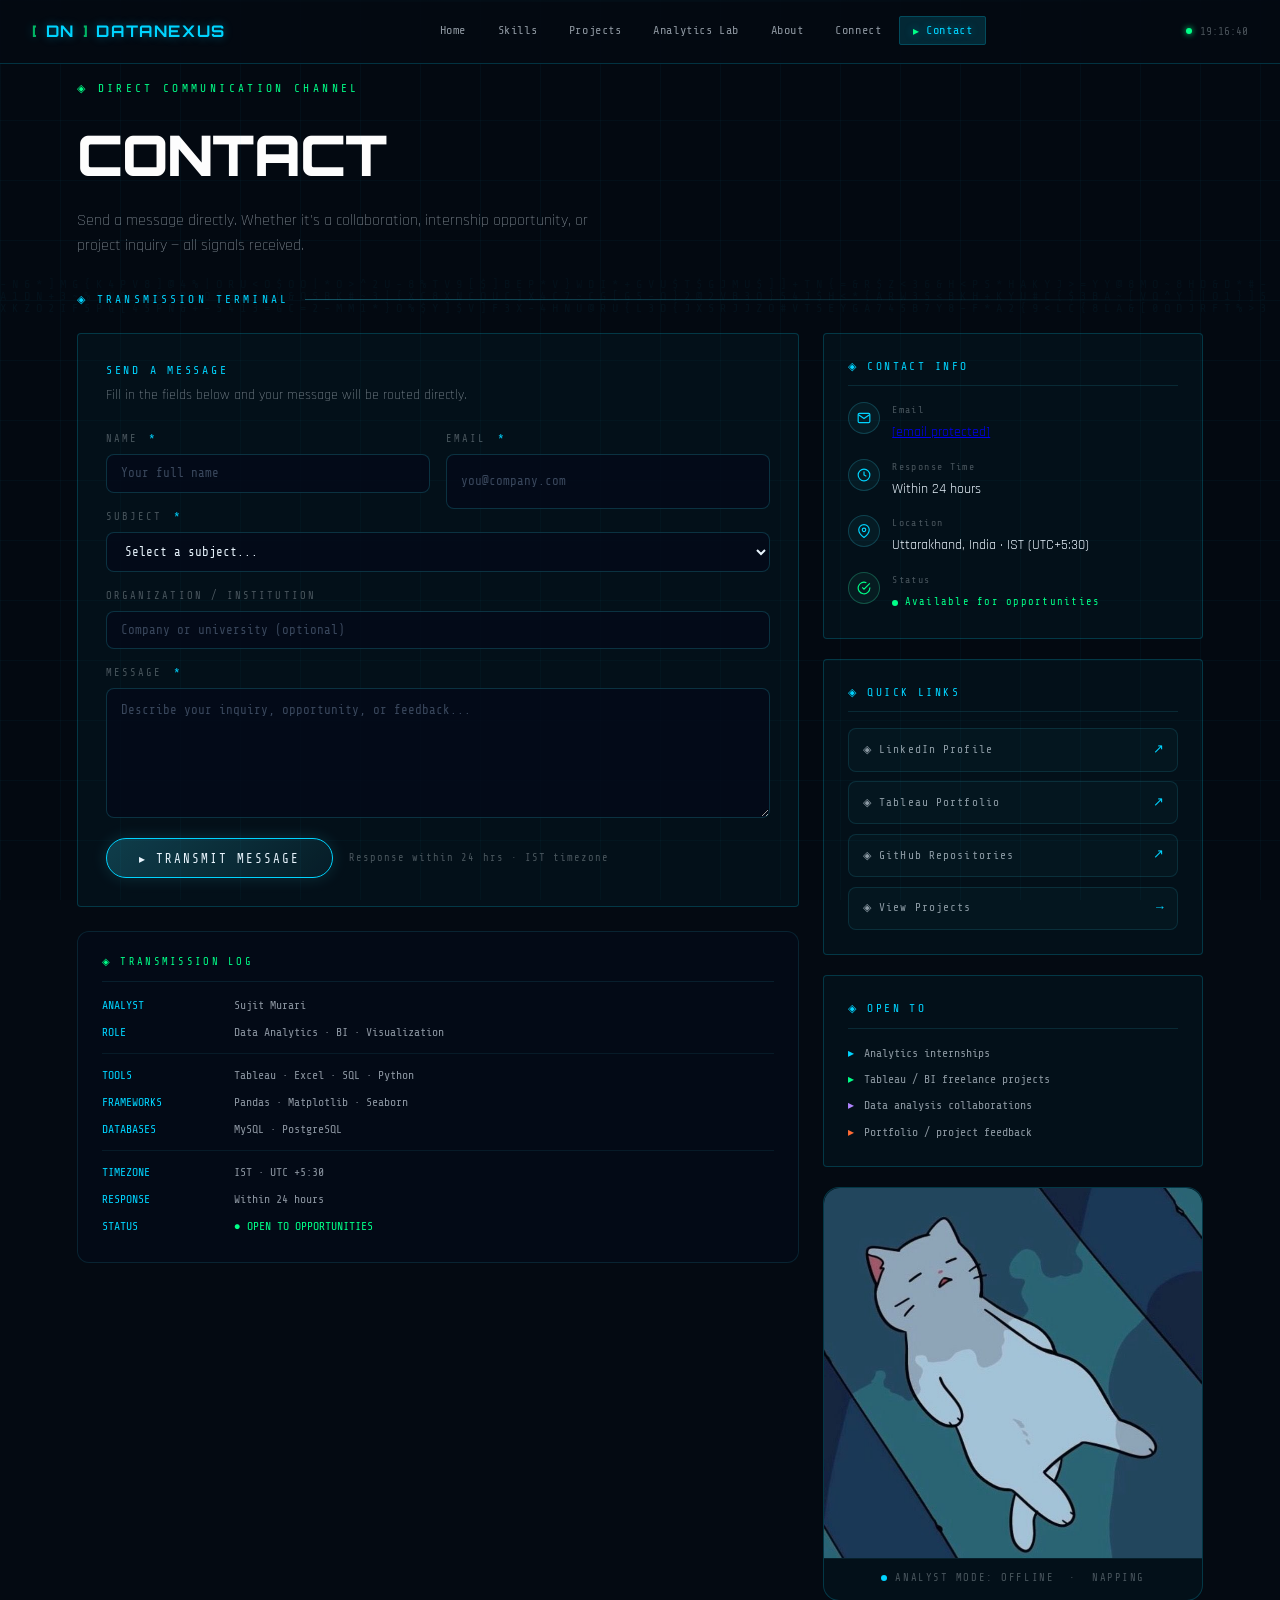
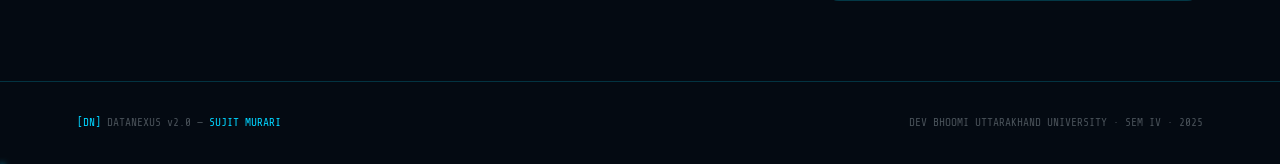
<file: contact.html>
<!DOCTYPE html>
<html lang="en">
<head>
  <meta charset="UTF-8">
  <meta name="viewport" content="width=device-width, initial-scale=1.0">
  <title>Contact — DataNexus | Sujit Murari</title>
  <link rel="icon" href="./assets/icons/favicon.ico">
  <link rel="preconnect" href="https://fonts.googleapis.com">
  <link rel="preconnect" href="https://fonts.gstatic.com" crossorigin>
  <link href="https://fonts.googleapis.com/css2?family=Orbitron:wght@400;600;700;900&family=Share+Tech+Mono&family=Rajdhani:wght@300;400;500;600;700&display=swap" rel="stylesheet">
  <link rel="stylesheet" href="./assets/css/style.css">
  <style>
    *,*::before,*::after{box-sizing:border-box;margin:0;padding:0}
    body{background:#040a12;color:#e8f4fd;font-family:monospace;overflow-x:hidden}

    /* FIX 1: site-wrapper starts invisible; .visible makes it appear */
    #site-wrapper{opacity:0;transition:opacity 0.8s ease;position:relative;z-index:2}
    #site-wrapper.visible{opacity:1}

    /* FIX 2: fallback — if JS never fires, page is still readable after 2s */
    @keyframes force-visible { to { opacity:1; } }
    #site-wrapper { animation: force-visible 0s 2s forwards; }

    /* ── Page header ── */
    .page-eyebrow { font-family:'Share Tech Mono',monospace; font-size:0.7rem; color:var(--green); letter-spacing:0.3em; margin-bottom:0.75rem; }
    .page-heading { font-family:var(--font-display); font-size:clamp(2rem,5vw,3.5rem); font-weight:900; letter-spacing:-0.02em; background:linear-gradient(135deg,#fff 30%,var(--cyan) 100%); -webkit-background-clip:text; -webkit-text-fill-color:transparent; background-clip:text; margin-bottom:0.5rem; }
    .page-sub { font-family:var(--font-body); color:var(--text-secondary); font-size:1rem; font-weight:300; max-width:540px; }

    /* ── Section divider ── */
    .dn-divider { display:flex; align-items:center; gap:1rem; margin:2rem 0 1.5rem; }
    .dn-divider-label { font-family:'Share Tech Mono',monospace; font-size:0.7rem; letter-spacing:0.28em; color:var(--cyan); white-space:nowrap; }
    .dn-divider-line { flex:1; height:1px; background:linear-gradient(90deg,rgba(53,224,255,0.35),transparent); }

    /* ── Contact layout ── */
    .contact-layout {
      display: grid;
      grid-template-columns: 1fr;
      gap: 1.5rem;
      align-items: start;
    }
    @media (min-width: 860px) {
      .contact-layout { grid-template-columns: 1fr 380px; align-items: start; }
      .contact-form-col { align-self: start; }
    }

    /* ── Terminal info block ── */
    .terminal-block {
      margin-top: 1.5rem;
      padding: 1.25rem 1.5rem;
      background: rgba(4,10,25,0.6);
      border: 1px solid rgba(53,224,255,0.12);
      border-radius: 0.75rem;
      font-family: 'Share Tech Mono', monospace;
      font-size: 0.72rem;
      line-height: 2;
      color: var(--text-dim);
    }
    .terminal-block .t-line { display: flex; gap: 0.75rem; align-items: baseline; }
    .terminal-block .t-key { color: var(--cyan); min-width: 120px; flex-shrink: 0; }
    .terminal-block .t-val { color: var(--text-secondary); }
    .terminal-block .t-divider {
      height: 1px;
      background: rgba(53,224,255,0.08);
      margin: 0.6rem 0;
    }
    .terminal-block .t-header {
      color: var(--green);
      font-size: 0.65rem;
      letter-spacing: 0.22em;
      margin-bottom: 0.75rem;
      padding-bottom: 0.5rem;
      border-bottom: 1px solid rgba(53,224,255,0.1);
    }

    /* ── Form card ── */
    .form-card { padding: 1.75rem; }
    .form-card-title {
      font-family: 'Share Tech Mono', monospace;
      font-size: 0.72rem;
      letter-spacing: 0.24em;
      text-transform: uppercase;
      color: var(--cyan);
      margin-bottom: 0.25rem;
    }
    .form-card-desc {
      font-family: 'Rajdhani', sans-serif;
      font-size: 0.9rem;
      font-weight: 300;
      color: var(--text-secondary);
      margin-bottom: 1.5rem;
    }

    /* ── Form fields ── */
    .form-row {
      display: grid;
      grid-template-columns: 1fr 1fr;
      gap: 1rem;
    }
    @media (max-width: 560px) { .form-row { grid-template-columns: 1fr; } }

    .form-group { display: flex; flex-direction: column; gap: 0.4rem; margin-bottom: 1rem; }
    .form-group:last-of-type { margin-bottom: 0; }

    .form-label {
      font-family: 'Share Tech Mono', monospace;
      font-size: 0.65rem;
      letter-spacing: 0.2em;
      text-transform: uppercase;
      color: var(--text-dim);
    }
    .form-label .req { color: var(--cyan); margin-left: 0.2rem; }

    .form-input,
    .form-select,
    .form-textarea {
      font-family: 'Share Tech Mono', monospace;
      font-size: 0.78rem;
      color: var(--text-primary);
      background: rgba(4,10,25,0.8);
      border: 1px solid rgba(53,224,255,0.18);
      border-radius: 0.5rem;
      padding: 0.7rem 0.9rem;
      outline: none;
      transition: border-color 0.18s, box-shadow 0.18s;
      width: 100%;
    }
    .form-input::placeholder,
    .form-textarea::placeholder { color: rgba(140,163,194,0.4); }
    .form-input:focus,
    .form-select:focus,
    .form-textarea:focus {
      border-color: rgba(53,224,255,0.55);
      box-shadow: 0 0 0 3px rgba(53,224,255,0.07);
    }
    .form-select { cursor: pointer; }
    .form-select option { background: #040a12; }
    .form-textarea { min-height: 130px; resize: vertical; line-height: 1.6; }

    /* ── Submit button ── */
    .form-submit-row {
      display: flex;
      align-items: center;
      gap: 1rem;
      flex-wrap: wrap;
      margin-top: 1.25rem;
    }
    .form-submit-btn {
      font-family: 'Share Tech Mono', monospace;
      font-size: 0.78rem;
      text-transform: uppercase;
      letter-spacing: 0.16em;
      padding: 0.7rem 2rem;
      border-radius: 999px;
      border: 1px solid var(--cyan);
      background: linear-gradient(135deg, rgba(53,224,255,0.22), rgba(53,224,255,0.06));
      color: #e8f4fd;
      cursor: pointer;
      transition: box-shadow 0.18s, transform 0.12s;
      box-shadow: 0 0 16px rgba(53,224,255,0.15);
    }
    .form-submit-btn:hover { box-shadow: 0 0 30px rgba(53,224,255,0.5); transform: translateY(-1px); }
    .form-submit-btn:disabled { opacity: 0.5; cursor: not-allowed; transform: none; }

    .form-submit-note {
      font-family: 'Share Tech Mono', monospace;
      font-size: 0.65rem;
      color: var(--text-dim);
      letter-spacing: 0.1em;
    }

    /* ── FIX 3: form status message styles ──
       script.js sets className to 'form-status', 'form-status success', or 'form-status error'.
       All three states need display:block rules under the .form-status selector. */
    .form-status {
      display: none;
      margin-top: 1rem;
      padding: 0.75rem 1rem;
      border-radius: 0.5rem;
      font-family: 'Share Tech Mono', monospace;
      font-size: 0.72rem;
      letter-spacing: 0.08em;
      line-height: 1.5;
    }
    /* Show whenever element has any text content */
    .form-status:not(:empty) {
      display: block;
      border: 1px solid rgba(53,224,255,0.2);
      color: var(--text-secondary);
      background: rgba(53,224,255,0.04);
    }
    .form-status.success {
      display: block;
      background: rgba(59,255,184,0.07);
      border: 1px solid rgba(59,255,184,0.3);
      color: #3bffb8;
    }
    .form-status.error {
      display: block;
      background: rgba(255,107,53,0.07);
      border: 1px solid rgba(255,107,53,0.3);
      color: #ff9f40;
    }

    /* ── Sidebar info ── */
    .contact-sidebar { display: flex; flex-direction: column; gap: 1.25rem; }

    .info-card { padding: 1.5rem; }
    .info-card-title {
      font-family: 'Share Tech Mono', monospace;
      font-size: 0.7rem;
      letter-spacing: 0.22em;
      color: var(--cyan);
      text-transform: uppercase;
      margin-bottom: 1rem;
      padding-bottom: 0.6rem;
      border-bottom: 1px solid rgba(53,224,255,0.12);
    }

    .info-row {
      display: flex;
      gap: 0.75rem;
      align-items: flex-start;
      margin-bottom: 0.9rem;
    }
    .info-row:last-child { margin-bottom: 0; }
    .info-row-icon {
      width: 32px; height: 32px;
      border-radius: 50%;
      border: 1px solid rgba(53,224,255,0.2);
      background: rgba(53,224,255,0.05);
      display: flex;
      align-items: center;
      justify-content: center;
      flex-shrink: 0;
      color: var(--cyan);
    }
    .info-row-label {
      font-family: 'Share Tech Mono', monospace;
      font-size: 0.62rem;
      color: var(--text-dim);
      letter-spacing: 0.14em;
      margin-bottom: 0.2rem;
    }
    .info-row-value {
      font-family: 'Rajdhani', sans-serif;
      font-size: 0.9rem;
      font-weight: 400;
      color: var(--text-primary);
    }

    /* ── Quick links ── */
    .quick-links { display: flex; flex-direction: column; gap: 0.6rem; }
    .quick-link {
      display: flex;
      align-items: center;
      justify-content: space-between;
      padding: 0.65rem 0.85rem;
      border-radius: 0.5rem;
      border: 1px solid rgba(53,224,255,0.12);
      background: rgba(53,224,255,0.03);
      text-decoration: none;
      transition: border-color 0.18s, background 0.18s;
    }
    .quick-link:hover { border-color: rgba(53,224,255,0.35); background: rgba(53,224,255,0.06); }
    .quick-link-label {
      font-family: 'Share Tech Mono', monospace;
      font-size: 0.7rem;
      color: var(--text-secondary);
      letter-spacing: 0.1em;
    }
    .quick-link-arrow { color: var(--cyan); font-size: 0.8rem; }

    /* ── Cat card ── */
    .cat-card {
      padding: 0;
      overflow: hidden;
      position: relative;
      border-radius: 1rem !important;
    }
    .cat-card-img {
      width: 100%;
      display: block;
      border-radius: 1rem 1rem 0 0;
      filter: saturate(1.1) brightness(0.92);
      transition: filter 0.3s ease, transform 0.4s ease;
    }
    .cat-card:hover .cat-card-img {
      filter: saturate(1.2) brightness(1.0);
      transform: scale(1.03);
    }
    .cat-card-caption {
      padding: 0.7rem 1rem 0.85rem;
      font-family: 'Share Tech Mono', monospace;
      font-size: 0.65rem;
      color: var(--text-dim);
      letter-spacing: 0.15em;
      text-align: center;
      border-top: 1px solid rgba(53,224,255,0.08);
      display: flex;
      align-items: center;
      justify-content: center;
      gap: 0.5rem;
    }
    .cat-pulse {
      width: 6px; height: 6px;
      border-radius: 50%;
      background: var(--cyan);
      animation: catpulse 2.4s ease-in-out infinite;
      flex-shrink: 0;
    }
    @keyframes catpulse {
      0%,100% { opacity: 1; box-shadow: 0 0 4px var(--cyan); }
      50%      { opacity: 0.3; box-shadow: none; }
    }

    /* ── Status blip ── */
    .status-blip {
      display: inline-flex;
      align-items: center;
      gap: 0.4rem;
      font-family: 'Share Tech Mono', monospace;
      font-size: 0.65rem;
      color: var(--green);
      letter-spacing: 0.12em;
    }
    .status-blip-dot {
      width: 6px; height: 6px;
      border-radius: 50%;
      background: var(--green);
      animation: pulse-g 1.8s ease-in-out infinite;
    }
    @keyframes pulse-g { 0%,100%{opacity:1;box-shadow:0 0 4px var(--green)} 50%{opacity:0.4;box-shadow:none} }
  </style>
</head>
<body>

<!-- FIX 4: boot-screen div MUST exist in the HTML body so loader.js can find it
     via getElementById('boot-screen'). Without it, the code falls into the else
     branch and calls wrapper.classList.add('visible') — but if any earlier JS
     error fires, it never reaches that line. Having the element here ensures the
     loader always has a known element to work with, and hides it immediately on
     sub-pages (alreadyBooted path or !isHome path). -->
<div id="boot-screen" style="display:none;"></div>

<div id="site-wrapper">
  <canvas id="matrix-canvas"></canvas>
  <div class="grid-overlay"></div>
  <div class="scan-line"></div>

  <nav class="nav">
    <a href="./index.html" class="nav-logo"><span class="logo-bracket">[</span>DN<span class="logo-bracket">]</span> DATANEXUS</a>
    <ul class="nav-links">
      <li><a href="./index.html">Home</a></li>
      <li><a href="./skills.html">Skills</a></li>
      <li><a href="./projects.html">Projects</a></li>
      <li><a href="./lab.html">Analytics Lab</a></li>
      <li><a href="./about.html">About</a></li>
      <li><a href="./connect.html">Connect</a></li>
      <li><a href="./contact.html">Contact</a></li>
    </ul>
    <div class="nav-status"><div class="status-dot"></div><span id="nav-clock">00:00:00</span></div>
    <div class="nav-toggle" id="nav-toggle"><span></span><span></span><span></span></div>
  </nav>
  <div class="nav-mobile" id="nav-mobile">
    <a href="./index.html">◈ Home</a><a href="./skills.html">◈ Skills</a>
    <a href="./projects.html">◈ Projects</a><a href="./lab.html">◈ Analytics Lab</a>
    <a href="./about.html">◈ About</a><a href="./connect.html">◈ Connect</a><a href="./contact.html">◈ Contact</a>
  </div>

  <main class="page page-section">

    <!-- Page Header -->
    <div style="margin-bottom:2rem;">
      <div class="page-eyebrow">◈ DIRECT COMMUNICATION CHANNEL</div>
      <h1 class="page-heading">CONTACT</h1>
      <p class="page-sub">Send a message directly. Whether it's a collaboration, internship opportunity, or project inquiry — all signals received.</p>
    </div>

    <div class="dn-divider fade-in">
      <span class="dn-divider-label">◈ TRANSMISSION TERMINAL</span>
      <div class="dn-divider-line"></div>
    </div>

    <div class="contact-layout">

      <!-- ── Left: Contact Form + Terminal Info ── -->
      <div class="contact-form-col">
        <div class="glow-card form-card fade-in">
          <div class="form-card-title">Send a Message</div>
          <div class="form-card-desc">Fill in the fields below and your message will be routed directly.</div>

          <form id="contact-form" action="https://formspree.io/f/YOUR_FORM_ID" method="POST" novalidate>

            <div class="form-row">
              <div class="form-group">
                <label class="form-label" for="contactName">Name <span class="req">*</span></label>
                <input class="form-input" type="text" id="contactName" name="name" placeholder="Your full name" required>
              </div>
              <div class="form-group">
                <label class="form-label" for="contactEmail">Email <span class="req">*</span></label>
                <input class="form-input" type="email" id="contactEmail" name="email" placeholder="you@company.com" required>
              </div>
            </div>

            <div class="form-group">
              <label class="form-label" for="contactSubject">Subject <span class="req">*</span></label>
              <select class="form-select" id="contactSubject" name="subject" required>
                <option value="" disabled selected>Select a subject...</option>
                <option value="internship">Internship Opportunity</option>
                <option value="collaboration">Project Collaboration</option>
                <option value="freelance">Freelance Analytics Work</option>
                <option value="feedback">Portfolio Feedback</option>
                <option value="other">Other Inquiry</option>
              </select>
            </div>

            <div class="form-group">
              <label class="form-label" for="contactOrg">Organization / Institution</label>
              <input class="form-input" type="text" id="contactOrg" name="organization" placeholder="Company or university (optional)">
            </div>

            <div class="form-group">
              <label class="form-label" for="contactMessage">Message <span class="req">*</span></label>
              <textarea class="form-textarea" id="contactMessage" name="message" placeholder="Describe your inquiry, opportunity, or feedback..." required></textarea>
            </div>

            <div class="form-submit-row">
              <button type="submit" class="form-submit-btn">▸ Transmit Message</button>
              <span class="form-submit-note">Response within 24 hrs · IST timezone</span>
            </div>

            <div class="form-status" id="form-status"></div>

          </form>
        </div>

        <!-- Terminal info block — fills the left column gap -->
        <div class="terminal-block fade-in">
          <div class="t-header">◈ TRANSMISSION LOG</div>
          <div class="t-line"><span class="t-key">ANALYST</span><span class="t-val">Sujit Murari</span></div>
          <div class="t-line"><span class="t-key">ROLE</span><span class="t-val">Data Analytics · BI · Visualization</span></div>
          <div class="t-divider"></div>
          <div class="t-line"><span class="t-key">TOOLS</span><span class="t-val">Tableau · Excel · SQL · Python</span></div>
          <div class="t-line"><span class="t-key">FRAMEWORKS</span><span class="t-val">Pandas · Matplotlib · Seaborn</span></div>
          <div class="t-line"><span class="t-key">DATABASES</span><span class="t-val">MySQL · PostgreSQL</span></div>
          <div class="t-divider"></div>
          <div class="t-line"><span class="t-key">TIMEZONE</span><span class="t-val">IST · UTC +5:30</span></div>
          <div class="t-line"><span class="t-key">RESPONSE</span><span class="t-val">Within 24 hours</span></div>
          <div class="t-line"><span class="t-key">STATUS</span><span class="t-val" style="color:var(--green);">● OPEN TO OPPORTUNITIES</span></div>
        </div>

      </div>

      <!-- ── Right: Sidebar Info ── -->
      <div class="contact-sidebar fade-in stagger-1">

        <!-- Availability -->
        <div class="glow-card info-card">
          <div class="info-card-title">◈ Contact Info</div>

          <div class="info-row">
            <div class="info-row-icon">
              <svg width="14" height="14" viewBox="0 0 24 24" fill="none" stroke="currentColor" stroke-width="2">
                <path d="M4 4h16c1.1 0 2 .9 2 2v12c0 1.1-.9 2-2 2H4c-1.1 0-2-.9-2-2V6c0-1.1.9-2 2-2z"/>
                <polyline points="22,6 12,13 2,6"/>
              </svg>
            </div>
            <div>
              <div class="info-row-label">Email</div>
              <div class="info-row-value">
                <a href="/cdn-cgi/l/email-protection" class="__cf_email__" data-cfemail="sujitmurari06@gmail.com">[email&#160;protected]</a>
              </div>
            </div>
          </div>

          <div class="info-row">
            <div class="info-row-icon">
              <svg width="14" height="14" viewBox="0 0 24 24" fill="none" stroke="currentColor" stroke-width="2">
                <circle cx="12" cy="12" r="10"/>
                <polyline points="12 6 12 12 16 14"/>
              </svg>
            </div>
            <div>
              <div class="info-row-label">Response Time</div>
              <div class="info-row-value">Within 24 hours</div>
            </div>
          </div>

          <div class="info-row">
            <div class="info-row-icon">
              <svg width="14" height="14" viewBox="0 0 24 24" fill="none" stroke="currentColor" stroke-width="2">
                <path d="M21 10c0 7-9 13-9 13s-9-6-9-13a9 9 0 0 1 18 0z"/>
                <circle cx="12" cy="10" r="3"/>
              </svg>
            </div>
            <div>
              <div class="info-row-label">Location</div>
              <div class="info-row-value">Uttarakhand, India · IST (UTC+5:30)</div>
            </div>
          </div>

          <div class="info-row">
            <div class="info-row-icon" style="border-color:rgba(59,255,184,0.25);background:rgba(59,255,184,0.05);color:var(--green);">
              <svg width="14" height="14" viewBox="0 0 24 24" fill="none" stroke="currentColor" stroke-width="2">
                <path d="M22 11.08V12a10 10 0 1 1-5.93-9.14"/>
                <polyline points="22 4 12 14.01 9 11.01"/>
              </svg>
            </div>
            <div>
              <div class="info-row-label">Status</div>
              <div class="info-row-value">
                <span class="status-blip"><span class="status-blip-dot"></span>Available for opportunities</span>
              </div>
            </div>
          </div>
        </div>

        <!-- Quick links -->
        <div class="glow-card info-card">
          <div class="info-card-title">◈ Quick Links</div>
          <div class="quick-links">
            <a href="https://www.linkedin.com/in/sujitmurari06/" target="_blank" class="quick-link">
              <span class="quick-link-label">◈ LinkedIn Profile</span>
              <span class="quick-link-arrow">↗</span>
            </a>
            <a href="https://public.tableau.com/app/profile/sujit.murari" target="_blank" class="quick-link">
              <span class="quick-link-label">◈ Tableau Portfolio</span>
              <span class="quick-link-arrow">↗</span>
            </a>
            <a href="https://github.com/sujit-murari" target="_blank" class="quick-link">
              <span class="quick-link-label">◈ GitHub Repositories</span>
              <span class="quick-link-arrow">↗</span>
            </a>
            <a href="./projects.html" class="quick-link">
              <span class="quick-link-label">◈ View Projects</span>
              <span class="quick-link-arrow">→</span>
            </a>
          </div>
        </div>

        <!-- What I'm looking for -->
        <div class="glow-card info-card">
          <div class="info-card-title">◈ Open To</div>
          <div style="display:flex;flex-direction:column;gap:0.5rem;">
            <div style="display:flex;align-items:center;gap:0.6rem;font-family:'Share Tech Mono',monospace;font-size:0.72rem;color:var(--text-secondary);">
              <span style="color:var(--cyan);">▸</span> Analytics internships
            </div>
            <div style="display:flex;align-items:center;gap:0.6rem;font-family:'Share Tech Mono',monospace;font-size:0.72rem;color:var(--text-secondary);">
              <span style="color:var(--green);">▸</span> Tableau / BI freelance projects
            </div>
            <div style="display:flex;align-items:center;gap:0.6rem;font-family:'Share Tech Mono',monospace;font-size:0.72rem;color:var(--text-secondary);">
              <span style="color:#b084ff;">▸</span> Data analysis collaborations
            </div>
            <div style="display:flex;align-items:center;gap:0.6rem;font-family:'Share Tech Mono',monospace;font-size:0.72rem;color:var(--text-secondary);">
              <span style="color:var(--orange);">▸</span> Portfolio / project feedback
            </div>
          </div>
        </div>

        <!-- Cat card -->
        <div class="glow-card cat-card fade-in stagger-2">
          <img src="./assets/images/cat.png" alt="Sleepy analyst cat" class="cat-card-img" loading="lazy">
          <div class="cat-card-caption">
            <span class="cat-pulse"></span>
            ANALYST MODE: OFFLINE &nbsp;·&nbsp; NAPPING
          </div>
        </div>

      </div><!-- end sidebar -->

    </div><!-- end contact-layout -->

  </main>

  <footer class="footer">
    <div class="footer-left"><span>[DN]</span> DATANEXUS v2.0 — <span>SUJIT MURARI</span></div>
    <div class="footer-right">DEV BHOOMI UTTARAKHAND UNIVERSITY · SEM IV · 2025</div>
  </footer>

</div><!-- end #site-wrapper -->

<script src="./assets/js/loader.js"></script>
<script src="./assets/js/script.js"></script>
</body>
</html>
</file>
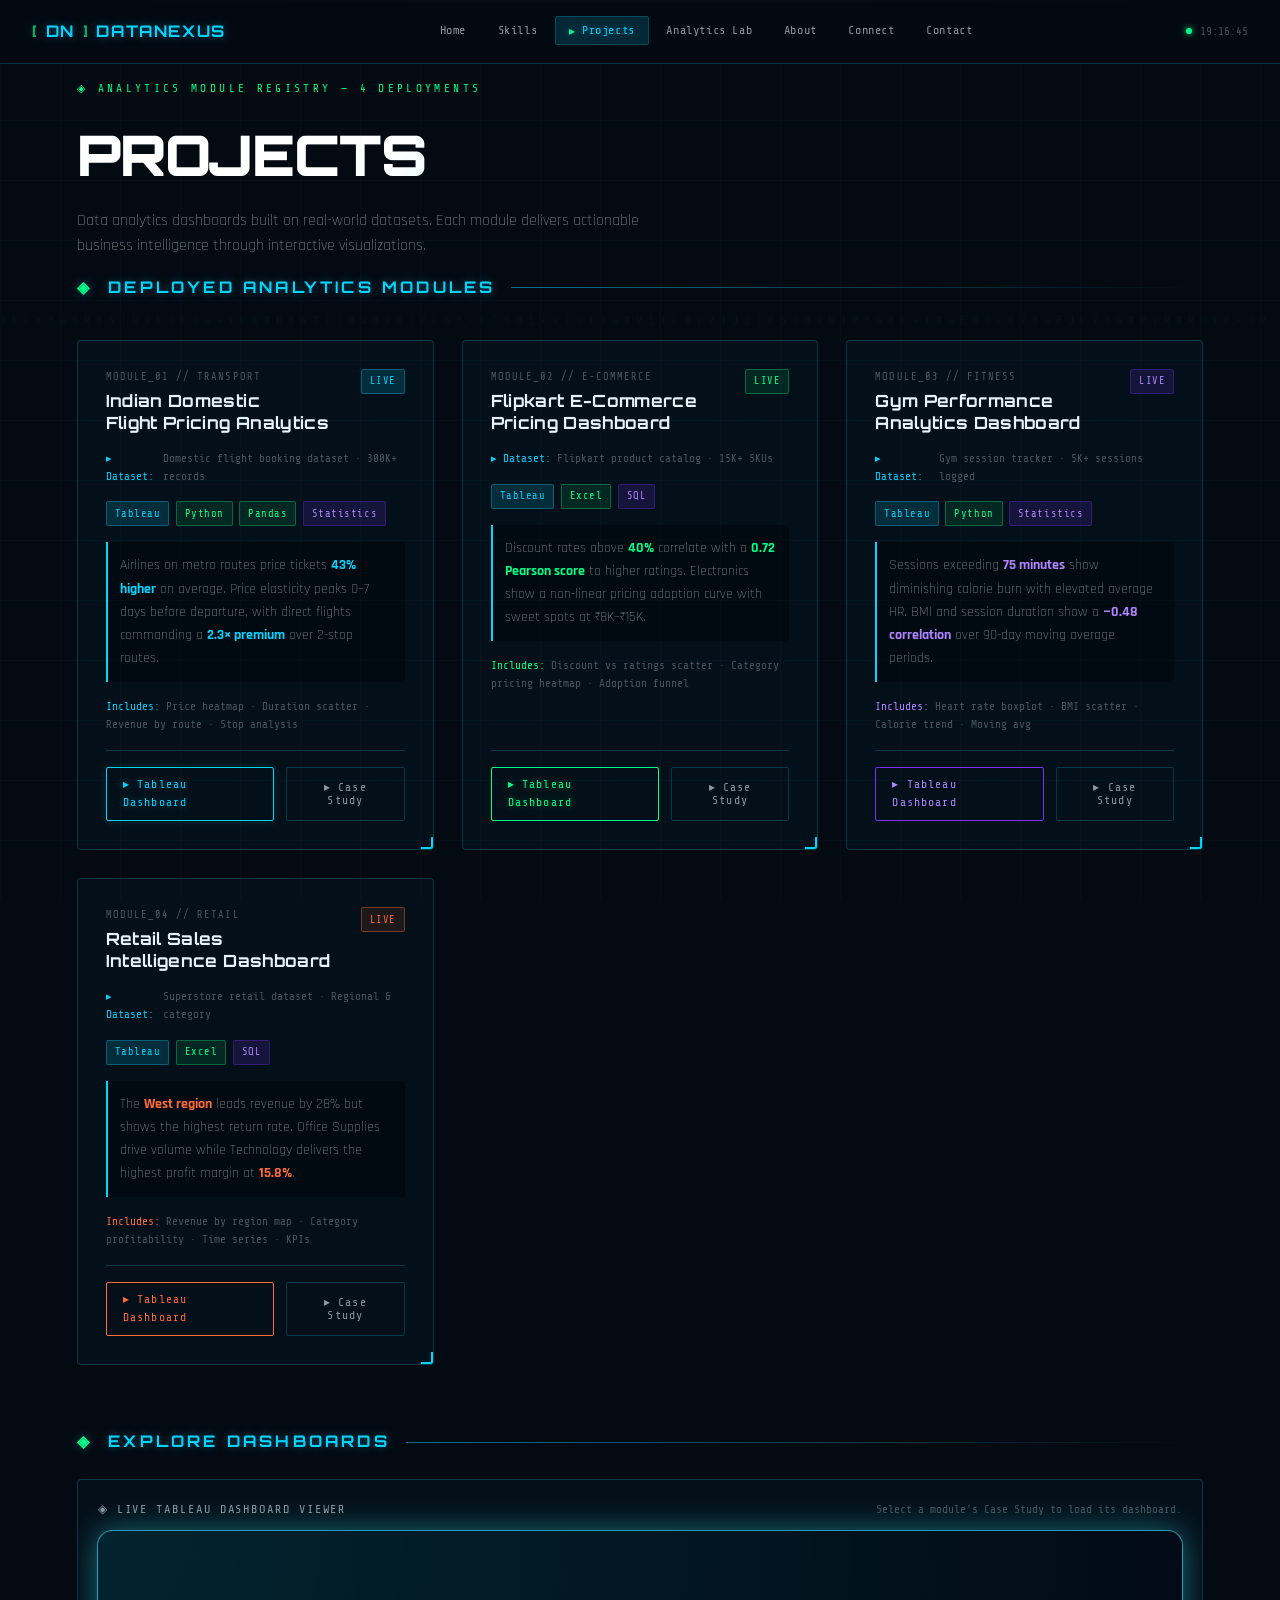
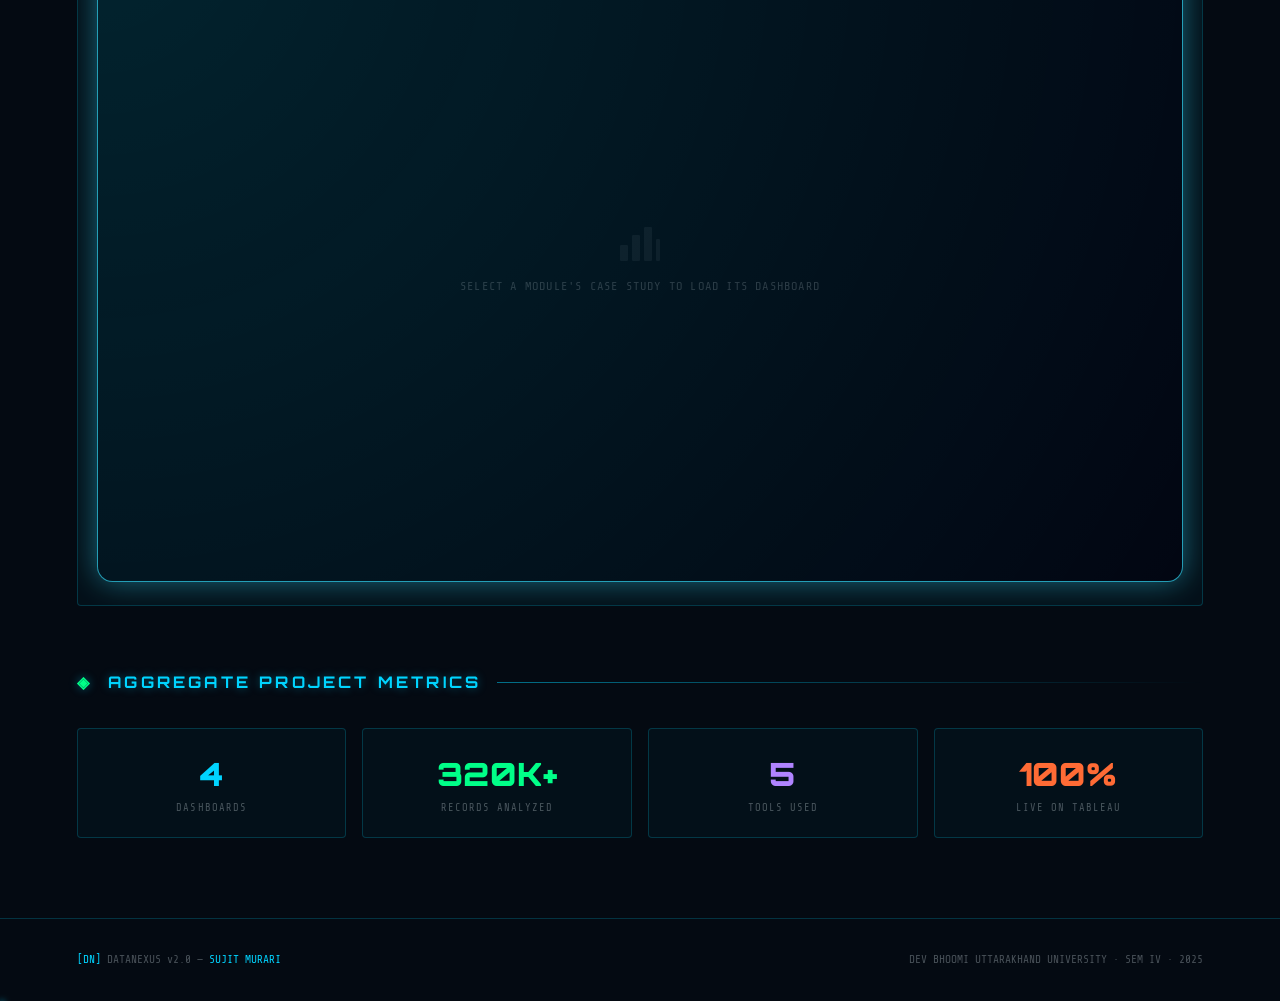
<file: projects.html>
<!DOCTYPE html>
<html lang="en">
<head>
  <meta charset="UTF-8">
  <meta name="viewport" content="width=device-width, initial-scale=1.0">
  <title>Projects — DataNexus | Sujit Murari</title>
  <link rel="icon" href="./assets/icons/favicon.ico">
  <link rel="preconnect" href="https://fonts.googleapis.com">
  <link rel="preconnect" href="https://fonts.gstatic.com" crossorigin>
  <link href="https://fonts.googleapis.com/css2?family=Orbitron:wght@400;600;700;900&family=Share+Tech+Mono&family=Rajdhani:wght@300;400;500;600;700&display=swap" rel="stylesheet">
  <link rel="stylesheet" href="./assets/css/style.css">
  <style>
    /* CRITICAL: Structural fallback before full CSS loads */
    *,*::before,*::after{box-sizing:border-box;margin:0;padding:0}
    body{background:#040a12;color:#e8f4fd;font-family:monospace;overflow-x:hidden}
    #boot-screen{position:fixed;inset:0;background:#000;z-index:9999;display:flex;align-items:center;justify-content:center;flex-direction:column}
    #site-wrapper{opacity:0;transition:opacity 0.8s ease;position:relative;z-index:2}
    #site-wrapper.visible{opacity:1}
  </style>
</head>
<body>

<div id="site-wrapper">

  <canvas id="matrix-canvas"></canvas>
  <div class="grid-overlay"></div>
  <div class="scan-line"></div>

  <nav class="nav">
    <a href="./index.html" class="nav-logo">
      <span class="logo-bracket">[</span>DN<span class="logo-bracket">]</span> DATANEXUS
    </a>
    <ul class="nav-links">
      <li><a href="./index.html">Home</a></li>
      <li><a href="./skills.html">Skills</a></li>
      <li><a href="./projects.html">Projects</a></li>
      <li><a href="./lab.html">Analytics Lab</a></li>
      <li><a href="./about.html">About</a></li>
      <li><a href="./connect.html">Connect</a></li>
      <li><a href="./contact.html">Contact</a></li>
    </ul>
    <div class="nav-status"><div class="status-dot"></div><span id="nav-clock">00:00:00</span></div>
    <div class="nav-toggle" id="nav-toggle"><span></span><span></span><span></span></div>
  </nav>
  <div class="nav-mobile" id="nav-mobile">
    <a href="./index.html">◈ Home</a><a href="./skills.html">◈ Skills</a>
    <a href="./projects.html">◈ Projects</a><a href="./lab.html">◈ Analytics Lab</a>
    <a href="./about.html">◈ About</a><a href="./connect.html">◈ Connect</a><a href="./contact.html">◈ Contact</a>
  </div>

  <main class="page page-section">

    <div style="margin-bottom: 1rem;">
      <div style="font-family: var(--font-mono); font-size: 0.7rem; color: var(--green); letter-spacing: 0.3em; margin-bottom: 0.75rem;">
        ◈ ANALYTICS MODULE REGISTRY — 4 DEPLOYMENTS
      </div>
      <h1 style="font-family: var(--font-display); font-size: clamp(2rem, 5vw, 3.5rem); font-weight: 900; letter-spacing: -0.02em; background: linear-gradient(135deg, #fff 30%, var(--cyan) 100%); -webkit-background-clip: text; -webkit-text-fill-color: transparent; background-clip: text; margin-bottom: 0.5rem;">
        PROJECTS
      </h1>
      <p style="font-family: var(--font-body); color: var(--text-secondary); max-width: 600px; font-size: 1rem; font-weight: 300;">
        Data analytics dashboards built on real-world datasets. Each module delivers actionable business intelligence through interactive visualizations.
      </p>
    </div>

    <div class="section-header fade-in" style="margin-bottom: 2.5rem;">
      <div class="section-title"><span class="num">◈</span> DEPLOYED ANALYTICS MODULES</div>
      <div class="header-line"></div>
    </div>

    <div class="projects-grid">

      <!-- PROJECT 1 -->
      <div class="glow-card bracket-card project-card fade-in stagger-1">
        <div class="project-header">
          <div>
            <div class="project-id">MODULE_01 // TRANSPORT</div>
            <div class="project-title">Indian Domestic<br>Flight Pricing Analytics</div>
          </div>
          <div class="tag tag-cyan" style="flex-shrink: 0;">LIVE</div>
        </div>

        <div class="project-dataset">Domestic flight booking dataset · 300K+ records</div>

        <div style="display: flex; flex-wrap: wrap; gap: 0.4rem;">
          <span class="tag tag-cyan">Tableau</span>
          <span class="tag tag-green">Python</span>
          <span class="tag tag-green">Pandas</span>
          <span class="tag tag-purple">Statistics</span>
        </div>

        <div class="project-insight">
          Airlines on metro routes price tickets <strong style="color: var(--cyan);">43% higher</strong> on average. Price elasticity peaks 0–7 days before departure, with direct flights commanding a <strong style="color: var(--cyan);">2.3× premium</strong> over 2-stop routes.
        </div>

        <div style="font-family: var(--font-mono); font-size: 0.7rem; color: var(--text-dim);">
          <span style="color: var(--cyan);">Includes:</span> Price heatmap · Duration scatter · Revenue by route · Stop analysis
        </div>

        <div class="project-footer">
          <a href="https://public.tableau.com/app/profile/sujit.murari/viz/FlightsDashboard_17704030931600/FlightsDashboard" target="_blank" class="btn btn-primary" style="font-size: 0.72rem; padding: 0.5rem 1rem;">▸ Tableau Dashboard</a>
          <button type="button" class="btn btn-ghost" style="font-size: 0.72rem; padding: 0.5rem 1rem;" onclick="openDashboard('flights')">▸ Case Study</button>
        </div>
      </div>

      <!-- PROJECT 2 -->
      <div class="glow-card bracket-card project-card fade-in stagger-2">
        <div class="project-header">
          <div>
            <div class="project-id">MODULE_02 // E-COMMERCE</div>
            <div class="project-title">Flipkart E-Commerce<br>Pricing Dashboard</div>
          </div>
          <div class="tag tag-green" style="flex-shrink: 0;">LIVE</div>
        </div>

        <div class="project-dataset">Flipkart product catalog · 15K+ SKUs</div>

        <div style="display: flex; flex-wrap: wrap; gap: 0.4rem;">
          <span class="tag tag-cyan">Tableau</span>
          <span class="tag tag-green">Excel</span>
          <span class="tag tag-purple">SQL</span>
        </div>

        <div class="project-insight">
          Discount rates above <strong style="color: var(--green);">40%</strong> correlate with a <strong style="color: var(--green);">0.72 Pearson score</strong> to higher ratings. Electronics show a non-linear pricing adoption curve with sweet spots at ₹8K–₹15K.
        </div>

        <div style="font-family: var(--font-mono); font-size: 0.7rem; color: var(--text-dim);">
          <span style="color: var(--green);">Includes:</span> Discount vs ratings scatter · Category pricing heatmap · Adoption funnel
        </div>

        <div class="project-footer">
          <a href="https://public.tableau.com/app/profile/sujit.murari/viz/IndianE-CommercePricingRevenuePerformanceDashboard/Dashboard1" target="_blank" class="btn btn-secondary" style="font-size: 0.72rem; padding: 0.5rem 1rem;">▸ Tableau Dashboard</a>
          <button type="button" class="btn btn-ghost" style="font-size: 0.72rem; padding: 0.5rem 1rem;" onclick="openDashboard('ecommerce')">▸ Case Study</button>
        </div>
      </div>

      <!-- PROJECT 3 -->
      <div class="glow-card bracket-card project-card fade-in stagger-3">
        <div class="project-header">
          <div>
            <div class="project-id">MODULE_03 // FITNESS</div>
            <div class="project-title">Gym Performance<br>Analytics Dashboard</div>
          </div>
          <div class="tag tag-purple" style="flex-shrink: 0;">LIVE</div>
        </div>

        <div class="project-dataset">Gym session tracker · 5K+ sessions logged</div>

        <div style="display: flex; flex-wrap: wrap; gap: 0.4rem;">
          <span class="tag tag-cyan">Tableau</span>
          <span class="tag tag-green">Python</span>
          <span class="tag tag-purple">Statistics</span>
        </div>

        <div class="project-insight">
          Sessions exceeding <strong style="color: #b084ff;">75 minutes</strong> show diminishing calorie burn with elevated average HR. BMI and session duration show a <strong style="color: #b084ff;">−0.48 correlation</strong> over 90-day moving average periods.
        </div>

        <div style="font-family: var(--font-mono); font-size: 0.7rem; color: var(--text-dim);">
          <span style="color: #b084ff;">Includes:</span> Heart rate boxplot · BMI scatter · Calorie trend · Moving avg
        </div>

        <div class="project-footer">
          <a href="https://public.tableau.com/app/profile/sujit.murari/viz/GymPerformanceWorkoutEfficiencyAnalyticsDashboard/GymPerformanceWorkoutEfficiencyAnalyticsDashboard" target="_blank" class="btn btn-ghost" style="font-size: 0.72rem; padding: 0.5rem 1rem; border-color: #7b2fff; color: #b084ff;">▸ Tableau Dashboard</a>
          <button type="button" class="btn btn-ghost" style="font-size: 0.72rem; padding: 0.5rem 1rem;" onclick="openDashboard('gym')">▸ Case Study</button>
        </div>
      </div>

      <!-- PROJECT 4 -->
      <div class="glow-card bracket-card project-card fade-in stagger-4">
        <div class="project-header">
          <div>
            <div class="project-id">MODULE_04 // RETAIL</div>
            <div class="project-title">Retail Sales<br>Intelligence Dashboard</div>
          </div>
          <div class="tag tag-cyan" style="flex-shrink: 0; background: rgba(255,107,53,0.1); border-color: rgba(255,107,53,0.4); color: var(--orange);">LIVE</div>
        </div>

        <div class="project-dataset">Superstore retail dataset · Regional & category</div>

        <div style="display: flex; flex-wrap: wrap; gap: 0.4rem;">
          <span class="tag tag-cyan">Tableau</span>
          <span class="tag tag-green">Excel</span>
          <span class="tag tag-purple">SQL</span>
        </div>

        <div class="project-insight">
          The <strong style="color: var(--orange);">West region</strong> leads revenue by 28% but shows the highest return rate. Office Supplies drive volume while Technology delivers the highest profit margin at <strong style="color: var(--orange);">15.8%</strong>.
        </div>

        <div style="font-family: var(--font-mono); font-size: 0.7rem; color: var(--text-dim);">
          <span style="color: var(--orange);">Includes:</span> Revenue by region map · Category profitability · Time series · KPIs
        </div>

        <div class="project-footer">
          <a href="https://public.tableau.com/app/profile/sujit.murari/viz/DecathlonIndia_17704793519210/DecthlonIndia" target="_blank" class="btn btn-ghost" style="font-size: 0.72rem; padding: 0.5rem 1rem; border-color: var(--orange); color: var(--orange);">▸ Tableau Dashboard</a>
          <button type="button" class="btn btn-ghost" style="font-size: 0.72rem; padding: 0.5rem 1rem;" onclick="openDashboard('retail')">▸ Case Study</button>
        </div>
      </div>

    </div><!-- end projects-grid -->

    <!-- Explore Dashboards viewer -->
    <div class="section-header fade-in" style="margin-top: 4rem; margin-bottom: 1.5rem;">
      <div class="section-title"><span class="num">◈</span> EXPLORE DASHBOARDS</div>
      <div class="header-line"></div>
    </div>

    <section id="dashboard-viewer-section" class="fade-in">
      <div class="glow-card" style="padding: 1.25rem 1.25rem 1.5rem;">
        <div style="display: flex; justify-content: space-between; align-items: center; gap: 1rem; margin-bottom: 0.75rem; flex-wrap: wrap;">
          <div style="font-family: var(--font-mono); font-size: 0.75rem; color: var(--text-secondary); letter-spacing: 0.16em; text-transform: uppercase;">
            ◈ LIVE TABLEAU DASHBOARD VIEWER
          </div>
          <div id="dashboard-status" style="font-family: var(--font-mono); font-size: 0.7rem; color: var(--text-dim);">
            Select a module's Case Study to load its dashboard.
          </div>
        </div>
        <div style="border-radius: 0.9rem; overflow: hidden; background: radial-gradient(circle at top left, rgba(0, 255, 255, 0.12), transparent), #020612; box-shadow: 0 0 0 1px rgba(53, 224, 255, 0.6), 0 0 30px rgba(53, 224, 255, 0.45); position: relative;">
          <div id="dashboard-loading">
            <div class="spinner"></div>
            <span>LOADING DASHBOARD...</span>
          </div>
          <div id="dashboard-placeholder">
            <svg width="48" height="48" viewBox="0 0 48 48" fill="none" xmlns="http://www.w3.org/2000/svg">
              <rect x="4" y="28" width="8" height="16" rx="1" fill="currentColor"/>
              <rect x="16" y="18" width="8" height="26" rx="1" fill="currentColor"/>
              <rect x="28" y="10" width="8" height="34" rx="1" fill="currentColor"/>
              <rect x="40" y="22" width="4" height="22" rx="1" fill="currentColor"/>
            </svg>
            <span>SELECT A MODULE'S CASE STUDY TO LOAD ITS DASHBOARD</span>
          </div>
          <div id="dashboard-frame" style="width:100%;"></div>
        </div>
      </div>
    </section>

    <!-- Stats row -->
    <div class="section-header fade-in" style="margin-top: 4rem; margin-bottom: 2rem;">
      <div class="section-title"><span class="num">◈</span> AGGREGATE PROJECT METRICS</div>
      <div class="header-line"></div>
    </div>

    <div style="display: grid; grid-template-columns: repeat(auto-fit, minmax(160px, 1fr)); gap: 1rem;">
      <div class="glow-card fade-in" style="padding: 1.25rem; text-align: center;">
        <div style="font-family: var(--font-display); font-size: 2rem; font-weight: 900; color: var(--cyan);">4</div>
        <div style="font-family: var(--font-mono); font-size: 0.65rem; color: var(--text-dim); letter-spacing: 0.1em;">DASHBOARDS</div>
      </div>
      <div class="glow-card fade-in stagger-1" style="padding: 1.25rem; text-align: center;">
        <div style="font-family: var(--font-display); font-size: 2rem; font-weight: 900; color: var(--green);">320K+</div>
        <div style="font-family: var(--font-mono); font-size: 0.65rem; color: var(--text-dim); letter-spacing: 0.1em;">RECORDS ANALYZED</div>
      </div>
      <div class="glow-card fade-in stagger-2" style="padding: 1.25rem; text-align: center;">
        <div style="font-family: var(--font-display); font-size: 2rem; font-weight: 900; color: #b084ff;">5</div>
        <div style="font-family: var(--font-mono); font-size: 0.65rem; color: var(--text-dim); letter-spacing: 0.1em;">TOOLS USED</div>
      </div>
      <div class="glow-card fade-in stagger-3" style="padding: 1.25rem; text-align: center;">
        <div style="font-family: var(--font-display); font-size: 2rem; font-weight: 900; color: var(--orange);">100%</div>
        <div style="font-family: var(--font-mono); font-size: 0.65rem; color: var(--text-dim); letter-spacing: 0.1em;">LIVE ON TABLEAU</div>
      </div>
    </div>

  </main>

  <footer class="footer">
    <div class="footer-left"><span>[DN]</span> DATANEXUS v2.0 — <span>SUJIT MURARI</span></div>
    <div class="footer-right">DEV BHOOMI UTTARAKHAND UNIVERSITY · SEM IV · 2025</div>
  </footer>

</div>

<script src="./assets/js/loader.js"></script>
<script src="./assets/js/script.js"></script>
<style>
  #dashboard-frame iframe {
    display: block;
    width: 100%;
    height: 650px;
    border: none;
  }
  #dashboard-loading {
    display: none;
    align-items: center;
    justify-content: center;
    height: 650px;
    flex-direction: column;
    gap: 1rem;
    font-family: var(--font-mono);
    font-size: 0.75rem;
    color: var(--cyan);
    letter-spacing: 0.15em;
  }
  #dashboard-loading.active { display: flex; }
  #dashboard-loading .spinner {
    width: 36px; height: 36px;
    border: 2px solid rgba(53,224,255,0.15);
    border-top-color: var(--cyan);
    border-radius: 50%;
    animation: spin 0.8s linear infinite;
  }
  @keyframes spin { to { transform: rotate(360deg); } }
  #dashboard-placeholder {
    display: flex;
    align-items: center;
    justify-content: center;
    height: 650px;
    flex-direction: column;
    gap: 0.75rem;
    font-family: var(--font-mono);
    font-size: 0.75rem;
    color: var(--text-dim);
    letter-spacing: 0.1em;
    opacity: 0.6;
  }
  #dashboard-placeholder svg { opacity: 0.3; }
</style>
<script>
function openDashboard(type) {
  const container  = document.getElementById("dashboard-frame");
  const statusEl   = document.getElementById("dashboard-status");
  const section    = document.getElementById("dashboard-viewer-section");
  const loading    = document.getElementById("dashboard-loading");
  const placeholder = document.getElementById("dashboard-placeholder");

  if (!container) return;

  // Tableau Public embed URLs  (?:embed=yes strips the chrome)
  const urls = {
    flights:   "https://public.tableau.com/views/FlightsDashboard_17704030931600/FlightsDashboard?:embed=yes&:showVizHome=no&:tabs=no&:toolbar=bottom",
    ecommerce: "https://public.tableau.com/views/IndianE-CommercePricingRevenuePerformanceDashboard/Dashboard1?:embed=yes&:showVizHome=no&:tabs=no&:toolbar=bottom",
    gym:       "https://public.tableau.com/views/GymPerformanceWorkoutEfficiencyAnalyticsDashboard/GymPerformanceWorkoutEfficiencyAnalyticsDashboard?:embed=yes&:showVizHome=no&:tabs=no&:toolbar=bottom",
    retail:    "https://public.tableau.com/views/DecathlonIndia_17704793519210/DecthlonIndia?:embed=yes&:showVizHome=no&:tabs=no&:toolbar=bottom"
  };

  const labels = {
    flights:   "MODULE_01 // FLIGHT PRICING ANALYTICS",
    ecommerce: "MODULE_02 // FLIPKART E-COMMERCE DASHBOARD",
    gym:       "MODULE_03 // GYM PERFORMANCE ANALYTICS",
    retail:    "MODULE_04 // RETAIL SALES INTELLIGENCE"
  };

  const url = urls[type];
  if (!url) return;

  // Show loading state
  if (placeholder) placeholder.style.display = "none";
  container.innerHTML = "";
  if (loading) { loading.style.display = "flex"; loading.classList.add("active"); }
  statusEl.textContent = "◈ CONNECTING — " + labels[type];

  // Build iframe
  const iframe = document.createElement("iframe");
  iframe.src = url;
  iframe.setAttribute("allowfullscreen", "true");
  iframe.setAttribute("title", labels[type]);

  iframe.onload = () => {
    if (loading) { loading.style.display = "none"; loading.classList.remove("active"); }
    statusEl.innerHTML = '<span style="color:var(--green);">◈ LIVE</span> — ' + labels[type] + ' — Interact with filters &amp; charts below.';
  };

  iframe.onerror = () => {
    if (loading) { loading.style.display = "none"; loading.classList.remove("active"); }
    statusEl.innerHTML = '<span style="color:var(--orange);">⚠ Could not load dashboard.</span> Try opening it directly on Tableau Public.';
  };

  // Insert loading spinner first, then swap in iframe on load
  container.appendChild(iframe);

  section.scrollIntoView({ behavior: "smooth", block: "start" });
}
</script>
</body>
</html>
</file>
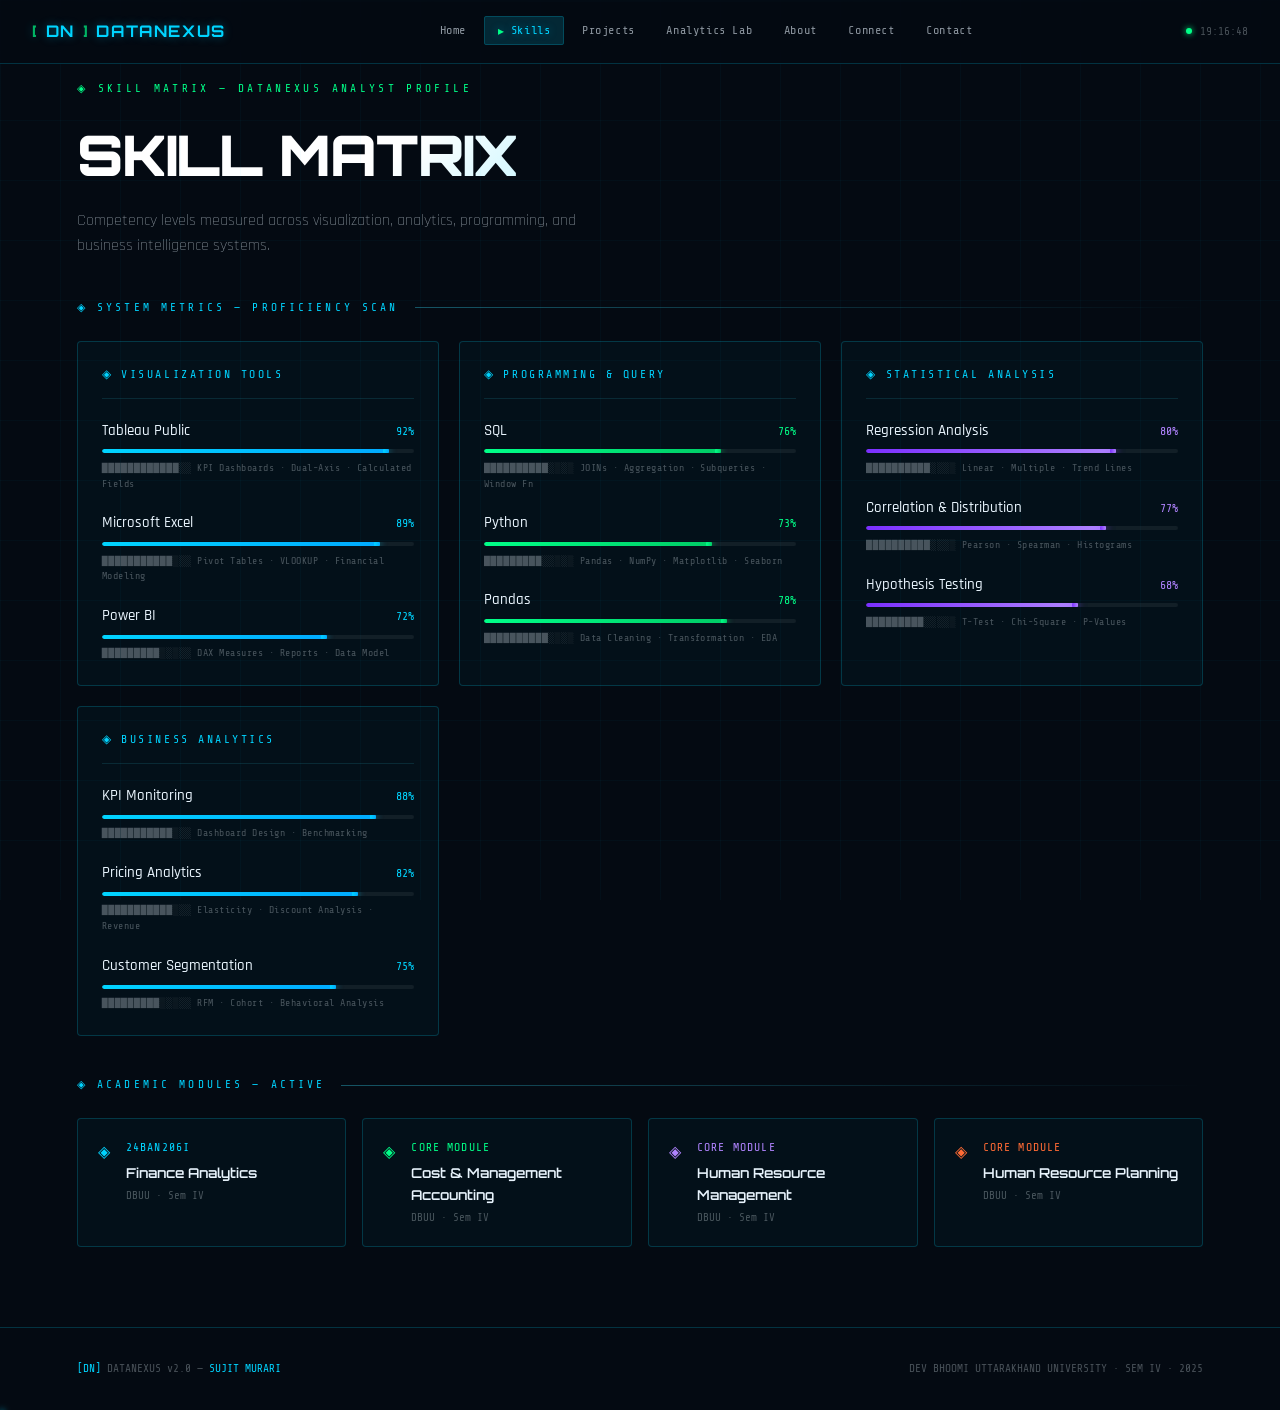
<file: skills.html>
<!DOCTYPE html>
<html lang="en">
<head>
  <meta charset="UTF-8">
  <meta name="viewport" content="width=device-width, initial-scale=1.0">
  <title>Skills — DataNexus | Sujit Murari</title>
  <link rel="icon" href="./assets/icons/favicon.ico">
  <link rel="preconnect" href="https://fonts.googleapis.com">
  <link rel="preconnect" href="https://fonts.gstatic.com" crossorigin>
  <link href="https://fonts.googleapis.com/css2?family=Orbitron:wght@400;600;700;900&family=Share+Tech+Mono&family=Rajdhani:wght@300;400;500;600;700&display=swap" rel="stylesheet">
  <link rel="stylesheet" href="./assets/css/style.css">
  <style>
    *,*::before,*::after{box-sizing:border-box;margin:0;padding:0}
    body{background:#040a12;color:#e8f4fd;font-family:monospace;overflow-x:hidden}
    #boot-screen{position:fixed;inset:0;background:#000;z-index:9999;display:flex;align-items:center;justify-content:center;flex-direction:column}
    #site-wrapper{opacity:0;transition:opacity 0.8s ease;position:relative;z-index:2}
    #site-wrapper.visible{opacity:1}

    /* ── Page header ── */
    .page-eyebrow {
      font-family: 'Share Tech Mono', monospace;
      font-size: 0.7rem;
      color: var(--green);
      letter-spacing: 0.3em;
      margin-bottom: 0.75rem;
    }
    .page-heading {
      font-family: var(--font-display);
      font-size: clamp(2rem, 5vw, 3.5rem);
      font-weight: 900;
      letter-spacing: -0.02em;
      background: linear-gradient(135deg, #fff 30%, var(--cyan) 100%);
      -webkit-background-clip: text;
      -webkit-text-fill-color: transparent;
      background-clip: text;
      margin-bottom: 0.5rem;
    }
    .page-sub {
      font-family: var(--font-body);
      color: var(--text-secondary);
      font-size: 1rem;
      font-weight: 300;
      max-width: 540px;
    }

    /* ── Section divider ── */
    .dn-divider {
      display: flex;
      align-items: center;
      gap: 1rem;
      margin: 2.5rem 0 1.5rem;
    }
    .dn-divider-label {
      font-family: 'Share Tech Mono', monospace;
      font-size: 0.7rem;
      letter-spacing: 0.28em;
      color: var(--cyan);
      white-space: nowrap;
    }
    .dn-divider-line {
      flex: 1;
      height: 1px;
      background: linear-gradient(90deg, rgba(53,224,255,0.35), transparent);
    }

    /* ── Skills grid ── */
    .skills-grid {
      display: grid;
      grid-template-columns: repeat(auto-fit, minmax(300px, 1fr));
      gap: 1.25rem;
    }

    /* ── Skill group card ── */
    .skill-group {
      padding: 1.5rem;
    }
    .skill-group-title {
      font-family: 'Share Tech Mono', monospace;
      font-size: 0.72rem;
      letter-spacing: 0.22em;
      color: var(--cyan);
      text-transform: uppercase;
      display: flex;
      align-items: center;
      gap: 0.5rem;
      padding-bottom: 0.85rem;
      border-bottom: 1px solid rgba(53,224,255,0.12);
      margin-bottom: 1.25rem;
    }

    /* ── Skill item ── */
    .skill-item {
      margin-bottom: 1.25rem;
    }
    .skill-item:last-child { margin-bottom: 0; }
    .skill-header {
      display: flex;
      justify-content: space-between;
      align-items: baseline;
      margin-bottom: 0.4rem;
    }
    .skill-name {
      font-family: 'Rajdhani', sans-serif;
      font-size: 0.95rem;
      font-weight: 500;
      color: var(--text-primary);
    }
    .skill-pct {
      font-family: 'Share Tech Mono', monospace;
      font-size: 0.72rem;
      color: var(--cyan);
    }
    .skill-bar-track {
      height: 4px;
      background: rgba(255,255,255,0.06);
      border-radius: 999px;
      overflow: hidden;
      margin-bottom: 0.4rem;
    }
    .skill-bar-fill {
      height: 100%;
      border-radius: 999px;
      width: 0;
      transition: width 1.2s cubic-bezier(0.22, 1, 0.36, 1);
    }
    .cyan-bar   { background: linear-gradient(90deg, rgba(53,224,255,0.6), #35e0ff); box-shadow: 0 0 6px rgba(53,224,255,0.4); }
    .green-bar  { background: linear-gradient(90deg, rgba(59,255,184,0.6), #3bffb8); box-shadow: 0 0 6px rgba(59,255,184,0.4); }
    .purple-bar { background: linear-gradient(90deg, rgba(123,47,255,0.7), #b084ff); box-shadow: 0 0 6px rgba(176,132,255,0.4); }
    .orange-bar { background: linear-gradient(90deg, rgba(255,107,53,0.7), #ff9f40); box-shadow: 0 0 6px rgba(255,107,53,0.4); }

    .skill-mono-display {
      font-family: 'Share Tech Mono', monospace;
      font-size: 0.62rem;
      color: var(--text-dim);
      letter-spacing: 0.05em;
    }

    /* ── Academic modules ── */
    .modules-grid {
      display: grid;
      grid-template-columns: repeat(auto-fit, minmax(240px, 1fr));
      gap: 1rem;
    }
    .module-card {
      padding: 1.25rem;
      display: flex;
      gap: 1rem;
      align-items: flex-start;
    }
    .module-icon {
      font-size: 1rem;
      margin-top: 0.1rem;
      flex-shrink: 0;
    }
    .module-code {
      font-family: 'Share Tech Mono', monospace;
      font-size: 0.72rem;
      letter-spacing: 0.1em;
      margin-bottom: 0.3rem;
    }
    .module-title {
      font-family: var(--font-display);
      font-size: 0.85rem;
      font-weight: 600;
      color: var(--text-primary);
      margin-bottom: 0.2rem;
    }
    .module-meta {
      font-family: 'Share Tech Mono', monospace;
      font-size: 0.68rem;
      color: var(--text-dim);
    }
  </style>
</head>
<body>

<div id="site-wrapper">
  <canvas id="matrix-canvas"></canvas>
  <div class="grid-overlay"></div>
  <div class="scan-line"></div>

  <nav class="nav">
    <a href="./index.html" class="nav-logo">
      <span class="logo-bracket">[</span>DN<span class="logo-bracket">]</span> DATANEXUS
    </a>
    <ul class="nav-links">
      <li><a href="./index.html">Home</a></li>
      <li><a href="./skills.html">Skills</a></li>
      <li><a href="./projects.html">Projects</a></li>
      <li><a href="./lab.html">Analytics Lab</a></li>
      <li><a href="./about.html">About</a></li>
      <li><a href="./connect.html">Connect</a></li>
      <li><a href="./contact.html">Contact</a></li>
    </ul>
    <div class="nav-status"><div class="status-dot"></div><span id="nav-clock">00:00:00</span></div>
    <div class="nav-toggle" id="nav-toggle"><span></span><span></span><span></span></div>
  </nav>
  <div class="nav-mobile" id="nav-mobile">
    <a href="./index.html">◈ Home</a><a href="./skills.html">◈ Skills</a>
    <a href="./projects.html">◈ Projects</a><a href="./lab.html">◈ Analytics Lab</a>
    <a href="./about.html">◈ About</a><a href="./connect.html">◈ Connect</a><a href="./contact.html">◈ Contact</a>
  </div>

  <main class="page page-section">

    <!-- Page Header -->
    <div style="margin-bottom: 1.5rem;">
      <div class="page-eyebrow">◈ SKILL MATRIX — DATANEXUS ANALYST PROFILE</div>
      <h1 class="page-heading">SKILL MATRIX</h1>
      <p class="page-sub">Competency levels measured across visualization, analytics, programming, and business intelligence systems.</p>
    </div>

    <div class="dn-divider">
      <span class="dn-divider-label">◈ SYSTEM METRICS — PROFICIENCY SCAN</span>
      <div class="dn-divider-line"></div>
    </div>

    <!-- Skills Grid -->
    <div class="skills-grid">

      <!-- Visualization -->
      <div class="glow-card skill-group fade-in stagger-1">
        <div class="skill-group-title"><span>◈</span> VISUALIZATION TOOLS</div>
        <div class="skill-item">
          <div class="skill-header"><span class="skill-name">Tableau Public</span><span class="skill-pct">92%</span></div>
          <div class="skill-bar-track"><div class="skill-bar-fill cyan-bar" data-width="92%"></div></div>
          <div class="skill-mono-display">████████████░░ KPI Dashboards · Dual-Axis · Calculated Fields</div>
        </div>
        <div class="skill-item">
          <div class="skill-header"><span class="skill-name">Microsoft Excel</span><span class="skill-pct">89%</span></div>
          <div class="skill-bar-track"><div class="skill-bar-fill cyan-bar" data-width="89%"></div></div>
          <div class="skill-mono-display">███████████░░░ Pivot Tables · VLOOKUP · Financial Modeling</div>
        </div>
        <div class="skill-item">
          <div class="skill-header"><span class="skill-name">Power BI</span><span class="skill-pct">72%</span></div>
          <div class="skill-bar-track"><div class="skill-bar-fill cyan-bar" data-width="72%"></div></div>
          <div class="skill-mono-display">█████████░░░░░ DAX Measures · Reports · Data Model</div>
        </div>
      </div>

      <!-- Programming -->
      <div class="glow-card skill-group fade-in stagger-2">
        <div class="skill-group-title"><span>◈</span> PROGRAMMING &amp; QUERY</div>
        <div class="skill-item">
          <div class="skill-header"><span class="skill-name">SQL</span><span class="skill-pct" style="color:var(--green);">76%</span></div>
          <div class="skill-bar-track"><div class="skill-bar-fill green-bar" data-width="76%"></div></div>
          <div class="skill-mono-display">██████████░░░░ JOINs · Aggregation · Subqueries · Window Fn</div>
        </div>
        <div class="skill-item">
          <div class="skill-header"><span class="skill-name">Python</span><span class="skill-pct" style="color:var(--green);">73%</span></div>
          <div class="skill-bar-track"><div class="skill-bar-fill green-bar" data-width="73%"></div></div>
          <div class="skill-mono-display">█████████░░░░░ Pandas · NumPy · Matplotlib · Seaborn</div>
        </div>
        <div class="skill-item">
          <div class="skill-header"><span class="skill-name">Pandas</span><span class="skill-pct" style="color:var(--green);">78%</span></div>
          <div class="skill-bar-track"><div class="skill-bar-fill green-bar" data-width="78%"></div></div>
          <div class="skill-mono-display">██████████░░░░ Data Cleaning · Transformation · EDA</div>
        </div>
      </div>

      <!-- Statistics -->
      <div class="glow-card skill-group fade-in stagger-3">
        <div class="skill-group-title"><span>◈</span> STATISTICAL ANALYSIS</div>
        <div class="skill-item">
          <div class="skill-header"><span class="skill-name">Regression Analysis</span><span class="skill-pct" style="color:#b084ff;">80%</span></div>
          <div class="skill-bar-track"><div class="skill-bar-fill purple-bar" data-width="80%"></div></div>
          <div class="skill-mono-display">██████████░░░░ Linear · Multiple · Trend Lines</div>
        </div>
        <div class="skill-item">
          <div class="skill-header"><span class="skill-name">Correlation &amp; Distribution</span><span class="skill-pct" style="color:#b084ff;">77%</span></div>
          <div class="skill-bar-track"><div class="skill-bar-fill purple-bar" data-width="77%"></div></div>
          <div class="skill-mono-display">██████████░░░░ Pearson · Spearman · Histograms</div>
        </div>
        <div class="skill-item">
          <div class="skill-header"><span class="skill-name">Hypothesis Testing</span><span class="skill-pct" style="color:#b084ff;">68%</span></div>
          <div class="skill-bar-track"><div class="skill-bar-fill purple-bar" data-width="68%"></div></div>
          <div class="skill-mono-display">█████████░░░░░ T-Test · Chi-Square · P-Values</div>
        </div>
      </div>

      <!-- Business Analytics -->
      <div class="glow-card skill-group fade-in stagger-4">
        <div class="skill-group-title"><span>◈</span> BUSINESS ANALYTICS</div>
        <div class="skill-item">
          <div class="skill-header"><span class="skill-name">KPI Monitoring</span><span class="skill-pct">88%</span></div>
          <div class="skill-bar-track"><div class="skill-bar-fill cyan-bar" data-width="88%"></div></div>
          <div class="skill-mono-display">███████████░░░ Dashboard Design · Benchmarking</div>
        </div>
        <div class="skill-item">
          <div class="skill-header"><span class="skill-name">Pricing Analytics</span><span class="skill-pct">82%</span></div>
          <div class="skill-bar-track"><div class="skill-bar-fill cyan-bar" data-width="82%"></div></div>
          <div class="skill-mono-display">███████████░░░ Elasticity · Discount Analysis · Revenue</div>
        </div>
        <div class="skill-item">
          <div class="skill-header"><span class="skill-name">Customer Segmentation</span><span class="skill-pct">75%</span></div>
          <div class="skill-bar-track"><div class="skill-bar-fill cyan-bar" data-width="75%"></div></div>
          <div class="skill-mono-display">█████████░░░░░ RFM · Cohort · Behavioral Analysis</div>
        </div>
      </div>

    </div>

    <!-- Academic Modules -->
    <div class="dn-divider">
      <span class="dn-divider-label">◈ ACADEMIC MODULES — ACTIVE</span>
      <div class="dn-divider-line"></div>
    </div>

    <div class="modules-grid">
      <div class="glow-card module-card fade-in stagger-1">
        <div class="module-icon" style="color:var(--cyan);">◈</div>
        <div>
          <div class="module-code" style="color:var(--cyan);">24BAN206I</div>
          <div class="module-title">Finance Analytics</div>
          <div class="module-meta">DBUU · Sem IV</div>
        </div>
      </div>
      <div class="glow-card module-card fade-in stagger-2">
        <div class="module-icon" style="color:var(--green);">◈</div>
        <div>
          <div class="module-code" style="color:var(--green);">CORE MODULE</div>
          <div class="module-title">Cost &amp; Management Accounting</div>
          <div class="module-meta">DBUU · Sem IV</div>
        </div>
      </div>
      <div class="glow-card module-card fade-in stagger-3">
        <div class="module-icon" style="color:#b084ff;">◈</div>
        <div>
          <div class="module-code" style="color:#b084ff;">CORE MODULE</div>
          <div class="module-title">Human Resource Management</div>
          <div class="module-meta">DBUU · Sem IV</div>
        </div>
      </div>
      <div class="glow-card module-card fade-in stagger-4">
        <div class="module-icon" style="color:var(--orange);">◈</div>
        <div>
          <div class="module-code" style="color:var(--orange);">CORE MODULE</div>
          <div class="module-title">Human Resource Planning</div>
          <div class="module-meta">DBUU · Sem IV</div>
        </div>
      </div>
    </div>

  </main>

  <footer class="footer">
    <div class="footer-left"><span>[DN]</span> DATANEXUS v2.0 — <span>SUJIT MURARI</span></div>
    <div class="footer-right">DEV BHOOMI UTTARAKHAND UNIVERSITY · SEM IV · 2025</div>
  </footer>
</div>

<script src="./assets/js/loader.js"></script>
<script src="./assets/js/script.js"></script>

</body>
</html>
</file>
<file: assets/css/style.css>
@charset "UTF-8";

/* ===== CSS VARIABLES ===== */
:root {
  --bg-primary: #040a12;
  --bg-secondary: #070f1a;
  --bg-card: rgba(0, 212, 255, 0.03);
  --bg-card-hover: rgba(0, 212, 255, 0.07);

  --cyan: #00d4ff;
  --cyan-dim: rgba(0, 212, 255, 0.15);
  --cyan-glow: rgba(0, 212, 255, 0.4);
  --green: #00ff88;
  --green-dim: rgba(0, 255, 136, 0.1);
  --green-glow: rgba(0, 255, 136, 0.4);
  --purple: #7b2fff;
  --purple-dim: rgba(123, 47, 255, 0.15);
  --orange: #ff6b35;
  --red: #ff2244;

  --text-primary: #e8f4fd;
  --text-secondary: rgba(232, 244, 253, 0.6);
  --text-dim: rgba(232, 244, 253, 0.3);

  --border: rgba(0, 212, 255, 0.2);
  --border-bright: rgba(0, 212, 255, 0.5);

  --font-display: 'Orbitron', monospace;
  --font-mono: 'Share Tech Mono', monospace;
  --font-body: 'Rajdhani', sans-serif;

  --transition: 0.3s cubic-bezier(0.4, 0, 0.2, 1);
  --transition-slow: 0.6s cubic-bezier(0.4, 0, 0.2, 1);
}

/* ===== RESET & BASE ===== */
*, *::before, *::after {
  box-sizing: border-box;
  margin: 0;
  padding: 0;
}

html { scroll-behavior: smooth; }

body {
  background: var(--bg-primary);
  color: var(--text-primary);
  font-family: var(--font-body);
  font-size: 16px;
  line-height: 1.6;
  overflow-x: hidden;
  min-height: 100vh;
}

::selection {
  background: var(--cyan);
  color: var(--bg-primary);
}

/* ===== BOOT SCREEN ===== */
#boot-screen {
  position: fixed;
  inset: 0;
  background: #000;
  z-index: 9999;
  display: flex;
  align-items: center;
  justify-content: center;
  flex-direction: column;
  font-family: var(--font-mono);
}

.boot-container {
  width: 600px;
  max-width: 90vw;
  padding: 2rem;
}

.boot-logo {
  font-family: var(--font-display);
  font-size: clamp(1.5rem, 4vw, 2.5rem);
  font-weight: 900;
  color: var(--cyan);
  text-shadow: 0 0 20px var(--cyan), 0 0 40px var(--cyan-glow);
  letter-spacing: 0.15em;
  margin-bottom: 0.5rem;
  text-align: center;
}

.boot-sub {
  font-size: 0.75rem;
  color: var(--green);
  letter-spacing: 0.3em;
  text-align: center;
  margin-bottom: 2.5rem;
  opacity: 0.7;
}

.boot-terminal {
  background: rgba(0,0,0,0.8);
  border: 1px solid var(--border);
  border-radius: 4px;
  padding: 1.5rem;
  margin-bottom: 2rem;
  min-height: 180px;
}

.boot-line {
  color: var(--green);
  font-size: 0.85rem;
  margin-bottom: 0.4rem;
  opacity: 0;
  transform: translateX(-10px);
  transition: opacity 0.3s, transform 0.3s;
}

.boot-line.active {
  opacity: 1;
  transform: translateX(0);
}

.boot-line .prompt { color: var(--cyan); }
.boot-line .ok { color: var(--green); }
.boot-line .warn { color: var(--orange); }

.boot-progress-wrap {
  margin-top: 1.5rem;
}

.boot-progress-label {
  display: flex;
  justify-content: space-between;
  font-size: 0.75rem;
  color: var(--text-secondary);
  margin-bottom: 0.5rem;
}

.boot-progress-bar {
  width: 100%;
  height: 4px;
  background: rgba(255,255,255,0.1);
  border-radius: 2px;
  overflow: hidden;
}

.boot-progress-fill {
  height: 100%;
  width: 0%;
  background: linear-gradient(90deg, var(--cyan), var(--green));
  border-radius: 2px;
  transition: width 0.1s linear;
  box-shadow: 0 0 10px var(--cyan-glow);
}

#boot-screen.fade-out {
  animation: bootFadeOut 0.8s ease forwards;
}

@keyframes bootFadeOut {
  to { opacity: 0; pointer-events: none; }
}

/* ===== CANVAS (MATRIX) ===== */
#matrix-canvas {
  position: fixed;
  top: 0; left: 0;
  width: 100%; height: 100%;
  z-index: 0;
  opacity: 0.04;
  pointer-events: none;
}

/* ===== GRID OVERLAY ===== */
.grid-overlay {
  position: fixed;
  inset: 0;
  z-index: 0;
  pointer-events: none;
  background-image:
    linear-gradient(rgba(0, 212, 255, 0.03) 1px, transparent 1px),
    linear-gradient(90deg, rgba(0, 212, 255, 0.03) 1px, transparent 1px);
  background-size: 60px 60px;
}

/* ===== SCAN LINE ===== */
.scan-line {
  position: fixed;
  top: 0;
  left: 0;
  width: 100%;
  height: 2px;
  background: linear-gradient(90deg, transparent, var(--cyan), transparent);
  opacity: 0.15;
  z-index: 1;
  animation: scanLine 6s linear infinite;
  pointer-events: none;
}

@keyframes scanLine {
  0% { top: -2px; }
  100% { top: 100vh; }
}

/* ===== MAIN WRAPPER ===== */
#site-wrapper {
  position: relative;
  z-index: 2;
  opacity: 0;
  transition: opacity 0.8s ease;
}

#site-wrapper.visible { opacity: 1; }

/* ===== NAVIGATION ===== */
.nav {
  position: fixed;
  top: 0;
  left: 0;
  right: 0;
  z-index: 100;
  background: rgba(4, 10, 18, 0.85);
  backdrop-filter: blur(20px);
  border-bottom: 1px solid var(--border);
  padding: 0 2rem;
  height: 64px;
  display: flex;
  align-items: center;
  justify-content: space-between;
}

.nav-logo {
  font-family: var(--font-display);
  font-size: 1rem;
  font-weight: 700;
  color: var(--cyan);
  text-decoration: none;
  letter-spacing: 0.1em;
  text-shadow: 0 0 10px var(--cyan-glow);
  display: flex;
  align-items: center;
  gap: 0.5rem;
}

.nav-logo .logo-bracket { color: var(--green); opacity: 0.7; }

.nav-links {
  display: flex;
  gap: 0.25rem;
  list-style: none;
}

.nav-links a {
  font-family: var(--font-mono);
  font-size: 0.75rem;
  color: var(--text-secondary);
  text-decoration: none;
  padding: 0.4rem 0.8rem;
  border: 1px solid transparent;
  border-radius: 2px;
  letter-spacing: 0.05em;
  transition: var(--transition);
  position: relative;
}

.nav-links a:hover,
.nav-links a.active {
  color: var(--cyan);
  border-color: var(--border);
  background: var(--cyan-dim);
  text-shadow: 0 0 8px var(--cyan-glow);
}

.nav-links a.active::before {
  content: '\0025B8  ';
  color: var(--green);
}

.nav-status {
  display: flex;
  align-items: center;
  gap: 0.5rem;
  font-family: var(--font-mono);
  font-size: 0.7rem;
  color: var(--text-dim);
}

.status-dot {
  width: 6px; height: 6px;
  border-radius: 50%;
  background: var(--green);
  box-shadow: 0 0 6px var(--green);
  animation: pulse 2s infinite;
}

@keyframes pulse {
  0%, 100% { opacity: 1; }
  50% { opacity: 0.3; }
}

/* Hamburger */
.nav-toggle {
  display: none;
  flex-direction: column;
  gap: 5px;
  cursor: pointer;
  padding: 5px;
}

.nav-toggle span {
  display: block;
  width: 22px;
  height: 2px;
  background: var(--cyan);
  transition: var(--transition);
}

.nav-mobile {
  display: none;
  position: fixed;
  top: 64px; left: 0; right: 0;
  background: rgba(4, 10, 18, 0.97);
  border-bottom: 1px solid var(--border);
  padding: 1rem 2rem;
  z-index: 99;
  flex-direction: column;
  gap: 0.5rem;
}

.nav-mobile.open { display: flex; }

.nav-mobile a {
  font-family: var(--font-mono);
  font-size: 0.85rem;
  color: var(--text-secondary);
  text-decoration: none;
  padding: 0.6rem 0;
  border-bottom: 1px solid var(--border);
  transition: color 0.3s;
}

.nav-mobile a:hover, .nav-mobile a.active {
  color: var(--cyan);
}

/* ===== PAGE CONTAINER ===== */
.page {
  padding-top: 80px;
  min-height: 100vh;
}

/* ===== SECTION HEADERS ===== */
.section-header {
  display: flex;
  align-items: center;
  gap: 1rem;
  margin-bottom: 3rem;
}

.section-header .header-line {
  flex: 1;
  height: 1px;
  background: linear-gradient(90deg, var(--border-bright), transparent);
}

.section-title {
  font-family: var(--font-display);
  font-size: clamp(0.85rem, 1.5vw, 1rem);
  font-weight: 700;
  letter-spacing: 0.2em;
  color: var(--cyan);
  text-shadow: 0 0 10px var(--cyan-glow);
  white-space: nowrap;
}

.section-title .num {
  color: var(--green);
  margin-right: 0.5rem;
}

/* ===== GLOWING CARD ===== */
.glow-card {
  background: var(--bg-card);
  border: 1px solid var(--border);
  border-radius: 4px;
  position: relative;
  overflow: hidden;
  transition: var(--transition);
}

.glow-card::before {
  content: '';
  position: absolute;
  top: 0; left: 0; right: 0;
  height: 1px;
  background: linear-gradient(90deg, transparent, var(--cyan), transparent);
  opacity: 0;
  transition: var(--transition);
}

.glow-card:hover {
  background: var(--bg-card-hover);
  border-color: var(--border-bright);
  box-shadow: 0 0 20px var(--cyan-dim), inset 0 0 20px rgba(0,212,255,0.02);
}

.glow-card:hover::before { opacity: 1; }

/* ===== CORNER BRACKETS ===== */
.bracket-card {
  position: relative;
  padding: 1.5rem;
}

.bracket-card::before,
.bracket-card::after {
  content: '';
  position: absolute;
  width: 12px; height: 12px;
}

.bracket-card::before {
  top: 0; left: 0;
  border-top: 2px solid var(--cyan);
  border-left: 2px solid var(--cyan);
}

.bracket-card::after {
  bottom: 0; right: 0;
  border-bottom: 2px solid var(--cyan);
  border-right: 2px solid var(--cyan);
}

/* ===== BUTTONS ===== */
.btn {
  font-family: var(--font-mono);
  font-size: 0.8rem;
  letter-spacing: 0.1em;
  padding: 0.7rem 1.4rem;
  border-radius: 2px;
  cursor: pointer;
  transition: var(--transition);
  text-decoration: none;
  display: inline-flex;
  align-items: center;
  gap: 0.5rem;
  position: relative;
  overflow: hidden;
}

.btn::before {
  content: '';
  position: absolute;
  inset: 0;
  background: currentColor;
  opacity: 0;
  transition: opacity 0.3s;
}

.btn:hover::before { opacity: 0.08; }

.btn-primary {
  background: transparent;
  border: 1px solid var(--cyan);
  color: var(--cyan);
  text-shadow: 0 0 8px var(--cyan-glow);
  box-shadow: 0 0 10px var(--cyan-dim);
}

.btn-primary:hover {
  box-shadow: 0 0 20px var(--cyan-glow);
  text-shadow: 0 0 12px var(--cyan);
}

.btn-secondary {
  background: transparent;
  border: 1px solid var(--green);
  color: var(--green);
  text-shadow: 0 0 8px var(--green-glow);
}

.btn-secondary:hover {
  box-shadow: 0 0 20px var(--green-glow);
}

.btn-ghost {
  background: transparent;
  border: 1px solid var(--border);
  color: var(--text-secondary);
}

.btn-ghost:hover {
  border-color: var(--cyan);
  color: var(--cyan);
}

/* ===== TAG / BADGE ===== */
.tag {
  font-family: var(--font-mono);
  font-size: 0.65rem;
  padding: 0.2rem 0.5rem;
  border-radius: 2px;
  letter-spacing: 0.05em;
}

.tag-cyan {
  background: var(--cyan-dim);
  border: 1px solid rgba(0,212,255,0.3);
  color: var(--cyan);
}

.tag-green {
  background: var(--green-dim);
  border: 1px solid rgba(0,255,136,0.3);
  color: var(--green);
}

.tag-purple {
  background: var(--purple-dim);
  border: 1px solid rgba(123,47,255,0.3);
  color: #b084ff;
}

/* ===========================
   HOME PAGE
   =========================== */
.hero {
  min-height: 100vh;
  display: flex;
  flex-direction: column;
  justify-content: center;
  padding: 0 clamp(1.5rem, 6vw, 8rem);
  position: relative;
}

.hero-eyebrow {
  font-family: var(--font-mono);
  font-size: 0.75rem;
  color: var(--green);
  letter-spacing: 0.3em;
  margin-bottom: 1rem;
  display: flex;
  align-items: center;
  gap: 0.75rem;
}

.hero-eyebrow::before {
  content: '';
  width: 40px;
  height: 1px;
  background: var(--green);
}

.hero-name {
  font-family: var(--font-display);
  font-size: clamp(2.5rem, 7vw, 6rem);
  font-weight: 900;
  line-height: 1;
  letter-spacing: -0.02em;
  background: linear-gradient(135deg, #ffffff 30%, var(--cyan) 80%);
  -webkit-background-clip: text;
  -webkit-text-fill-color: transparent;
  background-clip: text;
  margin-bottom: 0.5rem;
}

.hero-role {
  font-family: var(--font-display);
  font-size: clamp(0.9rem, 2vw, 1.2rem);
  font-weight: 400;
  color: var(--cyan);
  letter-spacing: 0.25em;
  margin-bottom: 1.5rem;
  text-shadow: 0 0 15px var(--cyan-glow);
}

.hero-tagline {
  font-family: var(--font-body);
  font-size: clamp(1rem, 2.5vw, 1.35rem);
  color: var(--text-secondary);
  font-weight: 300;
  max-width: 520px;
  margin-bottom: 2.5rem;
  line-height: 1.7;
}

.hero-tagline span { color: var(--cyan); }

/* Tool Badges */
.hero-tools {
  display: flex;
  flex-wrap: wrap;
  gap: 0.6rem;
  margin-bottom: 2.5rem;
}

.tool-badge {
  font-family: var(--font-mono);
  font-size: 0.7rem;
  padding: 0.35rem 0.75rem;
  border: 1px solid var(--border);
  border-radius: 2px;
  color: var(--text-secondary);
  background: rgba(0,212,255,0.02);
  transition: var(--transition);
  letter-spacing: 0.05em;
}

.tool-badge:hover {
  border-color: var(--cyan);
  color: var(--cyan);
  background: var(--cyan-dim);
  box-shadow: 0 0 8px var(--cyan-dim);
}

.hero-cta {
  display: flex;
  flex-wrap: wrap;
  gap: 1rem;
}

/* Floating data stream - hero bg element */
.hero-data-stream {
  position: absolute;
  right: clamp(1rem, 8vw, 10rem);
  top: 50%;
  transform: translateY(-50%);
  width: 280px;
  display: flex;
  flex-direction: column;
  gap: 0.5rem;
  opacity: 0.4;
  pointer-events: none;
}

.stream-row {
  font-family: var(--font-mono);
  font-size: 0.65rem;
  color: var(--cyan);
  display: flex;
  justify-content: space-between;
  padding: 0.3rem 0.5rem;
  border-left: 1px solid var(--border);
  animation: streamFlicker 3s infinite;
  animation-delay: var(--delay, 0s);
}

@keyframes streamFlicker {
  0%, 95%, 100% { opacity: 0.4; }
  97% { opacity: 0.9; }
}

/* KPI SECTION */
.kpi-section {
  padding: 6rem clamp(1.5rem, 6vw, 8rem);
}

.kpi-grid {
  display: grid;
  grid-template-columns: repeat(auto-fit, minmax(220px, 1fr));
  gap: 1.5rem;
}

.kpi-card {
  padding: 1.75rem;
  text-align: left;
  cursor: default;
}

.kpi-label {
  font-family: var(--font-mono);
  font-size: 0.65rem;
  color: var(--text-dim);
  letter-spacing: 0.2em;
  margin-bottom: 1rem;
  display: flex;
  align-items: center;
  gap: 0.5rem;
}

.kpi-label::before {
  content: '\0025C8';
  color: var(--cyan);
  font-size: 0.7rem;
}

.kpi-value {
  font-family: var(--font-display);
  font-size: clamp(2rem, 4vw, 2.8rem);
  font-weight: 900;
  color: var(--cyan);
  text-shadow: 0 0 15px var(--cyan-glow);
  line-height: 1;
  margin-bottom: 0.5rem;
}

.kpi-value.green { color: var(--green); text-shadow: 0 0 15px var(--green-glow); }
.kpi-value.purple { color: #b084ff; text-shadow: 0 0 15px rgba(123,47,255,0.4); }
.kpi-value.orange { color: var(--orange); text-shadow: 0 0 15px rgba(255,107,53,0.4); }

.kpi-sub {
  font-family: var(--font-mono);
  font-size: 0.7rem;
  color: var(--text-secondary);
}

.kpi-sparkline {
  margin-top: 1rem;
  height: 2px;
  border-radius: 1px;
  background: linear-gradient(90deg, var(--cyan), var(--green));
  box-shadow: 0 0 6px var(--cyan-glow);
  animation: sparkline 3s ease infinite alternate;
}

@keyframes sparkline {
  from { opacity: 0.5; }
  to { opacity: 1; }
}

/* ===========================
   SKILLS PAGE
   =========================== */
.skills-grid {
  display: grid;
  grid-template-columns: repeat(auto-fit, minmax(340px, 1fr));
  gap: 2rem;
}

.skill-group {
  padding: 1.75rem;
}

.skill-group-title {
  font-family: var(--font-display);
  font-size: 0.75rem;
  letter-spacing: 0.2em;
  color: var(--green);
  margin-bottom: 1.5rem;
  padding-bottom: 0.75rem;
  border-bottom: 1px solid var(--border);
  display: flex;
  align-items: center;
  gap: 0.5rem;
}

.skill-item {
  margin-bottom: 1.25rem;
}

.skill-header {
  display: flex;
  justify-content: space-between;
  align-items: center;
  margin-bottom: 0.4rem;
}

.skill-name {
  font-family: var(--font-mono);
  font-size: 0.82rem;
  color: var(--text-primary);
}

.skill-pct {
  font-family: var(--font-mono);
  font-size: 0.7rem;
  color: var(--cyan);
}

.skill-bar-track {
  height: 4px;
  background: rgba(255,255,255,0.06);
  border-radius: 2px;
  overflow: visible;
  position: relative;
}

.skill-bar-fill {
  height: 100%;
  border-radius: 2px;
  width: 0%;
  position: relative;
  transition: width 1.2s cubic-bezier(0.4, 0, 0.2, 1);
}

.skill-bar-fill.cyan-bar {
  background: linear-gradient(90deg, var(--cyan), #00aaff);
  box-shadow: 0 0 8px var(--cyan-glow);
}

.skill-bar-fill.green-bar {
  background: linear-gradient(90deg, var(--green), #00cc66);
  box-shadow: 0 0 8px var(--green-glow);
}

.skill-bar-fill.purple-bar {
  background: linear-gradient(90deg, #7b2fff, #b084ff);
  box-shadow: 0 0 8px rgba(123,47,255,0.5);
}

.skill-bar-fill::after {
  content: '';
  position: absolute;
  right: 0;
  top: 50%;
  transform: translateY(-50%);
  width: 6px; height: 6px;
  border-radius: 50%;
  background: inherit;
  box-shadow: inherit;
}

.skill-mono-display {
  font-family: var(--font-mono);
  font-size: 0.65rem;
  color: var(--text-dim);
  margin-top: 0.3rem;
  letter-spacing: 0.02em;
}

/* ===========================
   PROJECTS PAGE
   =========================== */
.projects-grid {
  display: grid;
  grid-template-columns: repeat(auto-fill, minmax(320px, 1fr));
  gap: 1.75rem;
}

.project-card {
  padding: 1.75rem;
  display: flex;
  flex-direction: column;
  gap: 1rem;
  cursor: pointer;
}

.project-header {
  display: flex;
  justify-content: space-between;
  align-items: flex-start;
  gap: 1rem;
}

.project-id {
  font-family: var(--font-mono);
  font-size: 0.65rem;
  color: var(--text-dim);
  letter-spacing: 0.1em;
}

.project-title {
  font-family: var(--font-display);
  font-size: 1.05rem;
  font-weight: 700;
  color: var(--text-primary);
  letter-spacing: 0.02em;
  line-height: 1.3;
  margin-top: 0.25rem;
}

.project-dataset {
  font-family: var(--font-mono);
  font-size: 0.7rem;
  color: var(--text-dim);
  display: flex;
  align-items: center;
  gap: 0.4rem;
}

.project-dataset::before { content: '\25B8  Dataset:'; color: var(--cyan); }

.project-insight {
  font-family: var(--font-body);
  font-size: 0.9rem;
  color: var(--text-secondary);
  font-weight: 300;
  line-height: 1.6;
  padding: 0.75rem;
  background: rgba(0,0,0,0.3);
  border-left: 2px solid var(--cyan);
  border-radius: 0 2px 2px 0;
}

.project-tools {
  display: flex;
  flex-wrap: wrap;
  gap: 0.4rem;
}

.project-footer {
  margin-top: auto;
  padding-top: 1rem;
  border-top: 1px solid var(--border);
  display: flex;
  gap: 0.75rem;
}

/* ===========================
   ABOUT PAGE
   =========================== */
.about-layout {
  display: grid;
  grid-template-columns: 320px 1fr;
  gap: 3rem;
  align-items: start;
}

.profile-panel {
  padding: 1.75rem;
  text-align: center;
  position: sticky;
  top: 90px;
}

.profile-img-wrap {
  width: 160px;
  height: 160px;
  margin: 0 auto 1.5rem;
  position: relative;
}

.profile-img-wrap::before,
.profile-img-wrap::after {
  content: '';
  position: absolute;
  inset: -4px;
  border-radius: 50%;
  background: conic-gradient(var(--cyan), var(--green), var(--purple), var(--cyan));
  z-index: -1;
  animation: rotateBorder 4s linear infinite;
}

.profile-img-wrap::after {
  inset: -1px;
  background: var(--bg-primary);
  z-index: 0;
}

@keyframes rotateBorder {
  from { transform: rotate(0deg); }
  to { transform: rotate(360deg); }
}

.profile-img {
  width: 100%;
  height: 100%;
  border-radius: 50%;
  object-fit: cover;
  position: relative;
  z-index: 1;
  filter: saturate(0.7) brightness(0.9);
  transition: filter 0.3s;
}

.profile-img:hover {
  filter: saturate(1) brightness(1);
}

.profile-name {
  font-family: var(--font-display);
  font-size: 1.2rem;
  font-weight: 700;
  color: var(--text-primary);
  letter-spacing: 0.05em;
  margin-bottom: 0.25rem;
}

.profile-role {
  font-family: var(--font-mono);
  font-size: 0.7rem;
  color: var(--cyan);
  letter-spacing: 0.15em;
  margin-bottom: 1.5rem;
}

.profile-stats {
  display: flex;
  flex-direction: column;
  gap: 0.75rem;
  margin-top: 1.5rem;
  text-align: left;
}

.profile-stat {
  display: flex;
  justify-content: space-between;
  font-family: var(--font-mono);
  font-size: 0.7rem;
  padding: 0.4rem 0;
  border-bottom: 1px solid var(--border);
}

.profile-stat .key { color: var(--text-dim); }
.profile-stat .val { color: var(--cyan); }

/* Terminal Bio */
.terminal-bio {
  font-family: var(--font-mono);
  font-size: 0.85rem;
  background: rgba(0,0,0,0.4);
  border: 1px solid var(--border);
  border-radius: 4px;
  overflow: hidden;
}

.terminal-titlebar {
  display: flex;
  align-items: center;
  gap: 0.5rem;
  padding: 0.6rem 1rem;
  background: rgba(0,212,255,0.05);
  border-bottom: 1px solid var(--border);
}

.t-dot {
  width: 8px; height: 8px;
  border-radius: 50%;
}

.t-dot.red { background: #ff5f56; }
.t-dot.yellow { background: #ffbd2e; }
.t-dot.green { background: #27c93f; }

.terminal-title {
  font-family: var(--font-mono);
  font-size: 0.7rem;
  color: var(--text-dim);
  margin-left: 0.5rem;
}

.terminal-body {
  padding: 1.5rem;
  line-height: 1.8;
}

.t-line {
  display: flex;
  gap: 0.75rem;
  margin-bottom: 0.25rem;
  flex-wrap: wrap;
}

.t-prompt { color: var(--green); white-space: nowrap; }
.t-cmd { color: var(--cyan); }
.t-output { color: var(--text-secondary); margin-left: 1.5rem; font-size: 0.8rem; }
.t-comment { color: var(--text-dim); }
.t-highlight { color: var(--cyan); }
.t-value { color: var(--orange); }

.cursor {
  display: inline-block;
  width: 8px;
  height: 14px;
  background: var(--green);
  margin-left: 2px;
  vertical-align: middle;
  animation: blink 1s infinite;
}

@keyframes blink {
  0%, 49% { opacity: 1; }
  50%, 100% { opacity: 0; }
}

/* Education / Experience */
.timeline {
  display: flex;
  flex-direction: column;
  gap: 1.5rem;
  margin-top: 2rem;
}

.timeline-item {
  display: flex;
  gap: 1.25rem;
  padding: 1.25rem;
  position: relative;
}

.timeline-dot {
  flex-shrink: 0;
  width: 8px;
  height: 8px;
  border-radius: 50%;
  background: var(--cyan);
  box-shadow: 0 0 8px var(--cyan);
  margin-top: 0.35rem;
}

.timeline-date {
  font-family: var(--font-mono);
  font-size: 0.65rem;
  color: var(--text-dim);
  letter-spacing: 0.05em;
  margin-bottom: 0.35rem;
}

.timeline-title {
  font-family: var(--font-display);
  font-size: 0.9rem;
  font-weight: 600;
  color: var(--text-primary);
  letter-spacing: 0.03em;
}

.timeline-sub {
  font-family: var(--font-body);
  font-size: 0.85rem;
  color: var(--cyan);
  margin-bottom: 0.35rem;
}

.timeline-desc {
  font-size: 0.85rem;
  color: var(--text-secondary);
  line-height: 1.6;
}

/* ===========================
   CONNECT PAGE
   =========================== */
.connect-grid {
  display: grid;
  grid-template-columns: repeat(auto-fit, minmax(260px, 1fr));
  gap: 1.75rem;
  max-width: 1000px;
}

.connect-node {
  padding: 2rem 1.75rem;
  text-align: center;
  cursor: pointer;
  text-decoration: none;
  display: block;
  position: relative;
}

.connect-icon {
  width: 64px;
  height: 64px;
  border-radius: 50%;
  margin: 0 auto 1.25rem;
  display: flex;
  align-items: center;
  justify-content: center;
  font-size: 1.75rem;
  border: 2px solid var(--border);
  transition: var(--transition);
  position: relative;
}

.connect-icon::before {
  content: '';
  position: absolute;
  inset: -6px;
  border-radius: 50%;
  border: 1px solid;
  opacity: 0;
  transition: var(--transition);
  animation: radarPing 2.5s ease infinite;
}

@keyframes radarPing {
  0% { transform: scale(1); opacity: 0.5; }
  100% { transform: scale(1.6); opacity: 0; }
}

.connect-node:hover .connect-icon {
  border-color: var(--cyan);
  box-shadow: 0 0 20px var(--cyan-glow);
}

.connect-node:hover .connect-icon::before {
  opacity: 0.5;
  border-color: var(--cyan);
}

.connect-platform {
  font-family: var(--font-display);
  font-size: 0.85rem;
  font-weight: 600;
  color: var(--text-primary);
  letter-spacing: 0.1em;
  margin-bottom: 0.35rem;
}

.connect-handle {
  font-family: var(--font-mono);
  font-size: 0.72rem;
  color: var(--cyan);
  margin-bottom: 0.5rem;
}

.connect-desc {
  font-size: 0.8rem;
  color: var(--text-dim);
  line-height: 1.5;
}

/* ===========================
   CONTACT PAGE
   =========================== */
.contact-layout {
  display: grid;
  grid-template-columns: 1fr 1.4fr;
  gap: 3rem;
  align-items: start;
}

.contact-info {
  display: flex;
  flex-direction: column;
  gap: 1.5rem;
}

.contact-info-card {
  padding: 1.5rem;
}

.contact-info-label {
  font-family: var(--font-mono);
  font-size: 0.65rem;
  color: var(--text-dim);
  letter-spacing: 0.2em;
  margin-bottom: 0.5rem;
}

.contact-info-value {
  font-family: var(--font-mono);
  font-size: 0.9rem;
  color: var(--cyan);
}

/* Terminal Form */
.terminal-form {
  font-family: var(--font-mono);
}

.form-terminal-body {
  padding: 1.5rem;
}

.form-line {
  display: flex;
  align-items: center;
  gap: 0.75rem;
  margin-bottom: 1.25rem;
  flex-wrap: wrap;
}

.form-prompt {
  color: var(--green);
  flex-shrink: 0;
  font-size: 0.85rem;
}

.form-input {
  flex: 1;
  min-width: 200px;
  background: transparent;
  border: none;
  border-bottom: 1px solid var(--border);
  color: var(--cyan);
  font-family: var(--font-mono);
  font-size: 0.85rem;
  padding: 0.25rem 0;
  outline: none;
  transition: border-color 0.3s;
}

.form-input:focus { border-bottom-color: var(--cyan); }
.form-input::placeholder { color: var(--text-dim); }

textarea.form-input {
  border: 1px solid var(--border);
  padding: 0.75rem;
  resize: vertical;
  min-height: 100px;
  border-radius: 2px;
  width: 100%;
  margin-top: 0.5rem;
}

textarea.form-input:focus { border-color: var(--cyan); }

.form-label {
  font-size: 0.8rem;
  color: var(--text-secondary);
  white-space: nowrap;
}

.form-submit-line {
  margin-top: 2rem;
  display: flex;
  align-items: center;
  gap: 1rem;
  flex-wrap: wrap;
}

.form-status {
  font-family: var(--font-mono);
  font-size: 0.75rem;
  color: var(--text-dim);
}

.form-status.success { color: var(--green); }
.form-status.error { color: var(--red); }

/* ===========================
   FOOTER
   =========================== */
.footer {
  border-top: 1px solid var(--border);
  padding: 2rem clamp(1.5rem, 6vw, 8rem);
  display: flex;
  justify-content: space-between;
  align-items: center;
  flex-wrap: wrap;
  gap: 1rem;
}

.footer-left {
  font-family: var(--font-mono);
  font-size: 0.7rem;
  color: var(--text-dim);
}

.footer-left span { color: var(--cyan); }

.footer-right {
  font-family: var(--font-mono);
  font-size: 0.7rem;
  color: var(--text-dim);
}

/* ===========================
   ANIMATIONS & UTILITIES
   =========================== */
.fade-in {
  opacity: 0;
  transform: translateY(20px);
  transition: opacity 0.6s ease, transform 0.6s ease;
}

.fade-in.visible {
  opacity: 1;
  transform: translateY(0);
}

.stagger-1 { transition-delay: 0.1s; }
.stagger-2 { transition-delay: 0.2s; }
.stagger-3 { transition-delay: 0.3s; }
.stagger-4 { transition-delay: 0.4s; }
.stagger-5 { transition-delay: 0.5s; }

.container {
  max-width: 1200px;
  margin: 0 auto;
  padding: 0 clamp(1.5rem, 4vw, 3rem);
}

.page-section {
  padding: 5rem clamp(1.5rem, 6vw, 8rem);
}

/* Glitch effect for accent text */
.glitch {
  position: relative;
}

.glitch::before,
.glitch::after {
  content: attr(data-text);
  position: absolute;
  top: 0; left: 0;
  width: 100%;
  height: 100%;
}

.glitch::before {
  color: var(--red);
  animation: glitch1 4s infinite 2s;
  clip-path: polygon(0 30%, 100% 30%, 100% 50%, 0 50%);
}

.glitch::after {
  color: var(--cyan);
  animation: glitch2 4s infinite 2.1s;
  clip-path: polygon(0 60%, 100% 60%, 100% 80%, 0 80%);
}

@keyframes glitch1 {
  0%, 90%, 100% { transform: translate(0); opacity: 0; }
  93% { transform: translate(-2px, 1px); opacity: 0.8; }
  96% { transform: translate(2px, -1px); opacity: 0.8; }
}

@keyframes glitch2 {
  0%, 90%, 100% { transform: translate(0); opacity: 0; }
  93% { transform: translate(2px, -1px); opacity: 0.8; }
  96% { transform: translate(-2px, 1px); opacity: 0.8; }
}

/* Radar circle bg element */
.radar-bg {
  position: absolute;
  right: 4%;
  top: 50%;
  transform: translateY(-50%);
  width: 400px;
  height: 400px;
  pointer-events: none;
  opacity: 0.06;
}

.radar-ring {
  position: absolute;
  inset: 0;
  border-radius: 50%;
  border: 1px solid var(--cyan);
  animation: radarExpand 4s linear infinite;
}

.radar-ring:nth-child(2) { animation-delay: 1s; }
.radar-ring:nth-child(3) { animation-delay: 2s; }
.radar-ring:nth-child(4) { animation-delay: 3s; }

@keyframes radarExpand {
  0% { transform: scale(0); opacity: 1; }
  100% { transform: scale(1); opacity: 0; }
}

/* ===========================
   RESPONSIVE
   =========================== */
@media (max-width: 900px) {
  .about-layout {
    grid-template-columns: 1fr;
  }

  .profile-panel {
    position: static;
    max-width: 340px;
    margin: 0 auto;
  }

  .contact-layout {
    grid-template-columns: 1fr;
  }

  .hero-data-stream {
    display: none;
  }
}

@media (max-width: 768px) {
  .nav-links, .nav-status {
    display: none;
  }

  .nav-toggle { display: flex; }

  .page-section {
    padding: 4rem 1.5rem;
  }

  .hero {
    padding: 0 1.5rem;
  }

  .kpi-section {
    padding: 4rem 1.5rem;
  }

  .footer {
    padding: 2rem 1.5rem;
    flex-direction: column;
    text-align: center;
  }
}

@media (max-width: 480px) {
  .hero-cta {
    flex-direction: column;
  }

  .btn { width: 100%; justify-content: center; }

  .projects-grid {
    grid-template-columns: 1fr;
  }

  .connect-grid {
    grid-template-columns: 1fr;
  }
}
</file>
